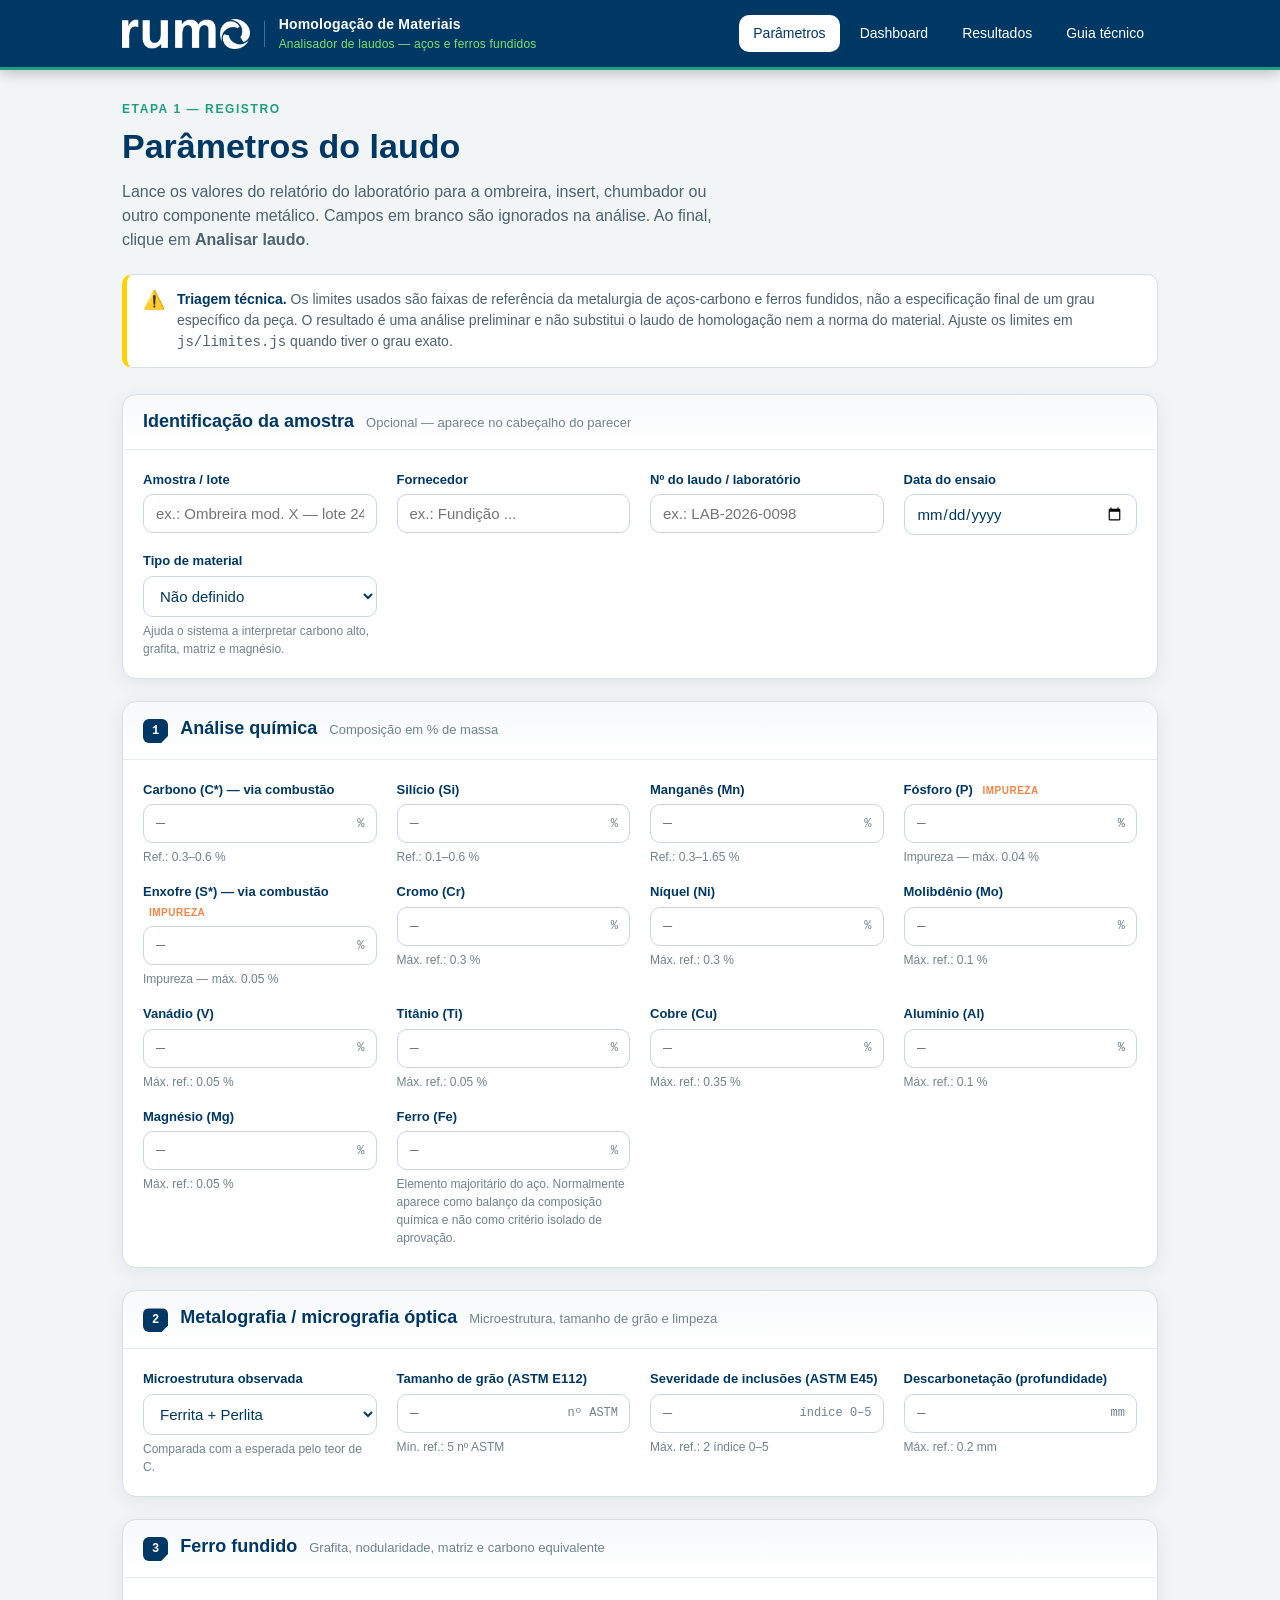
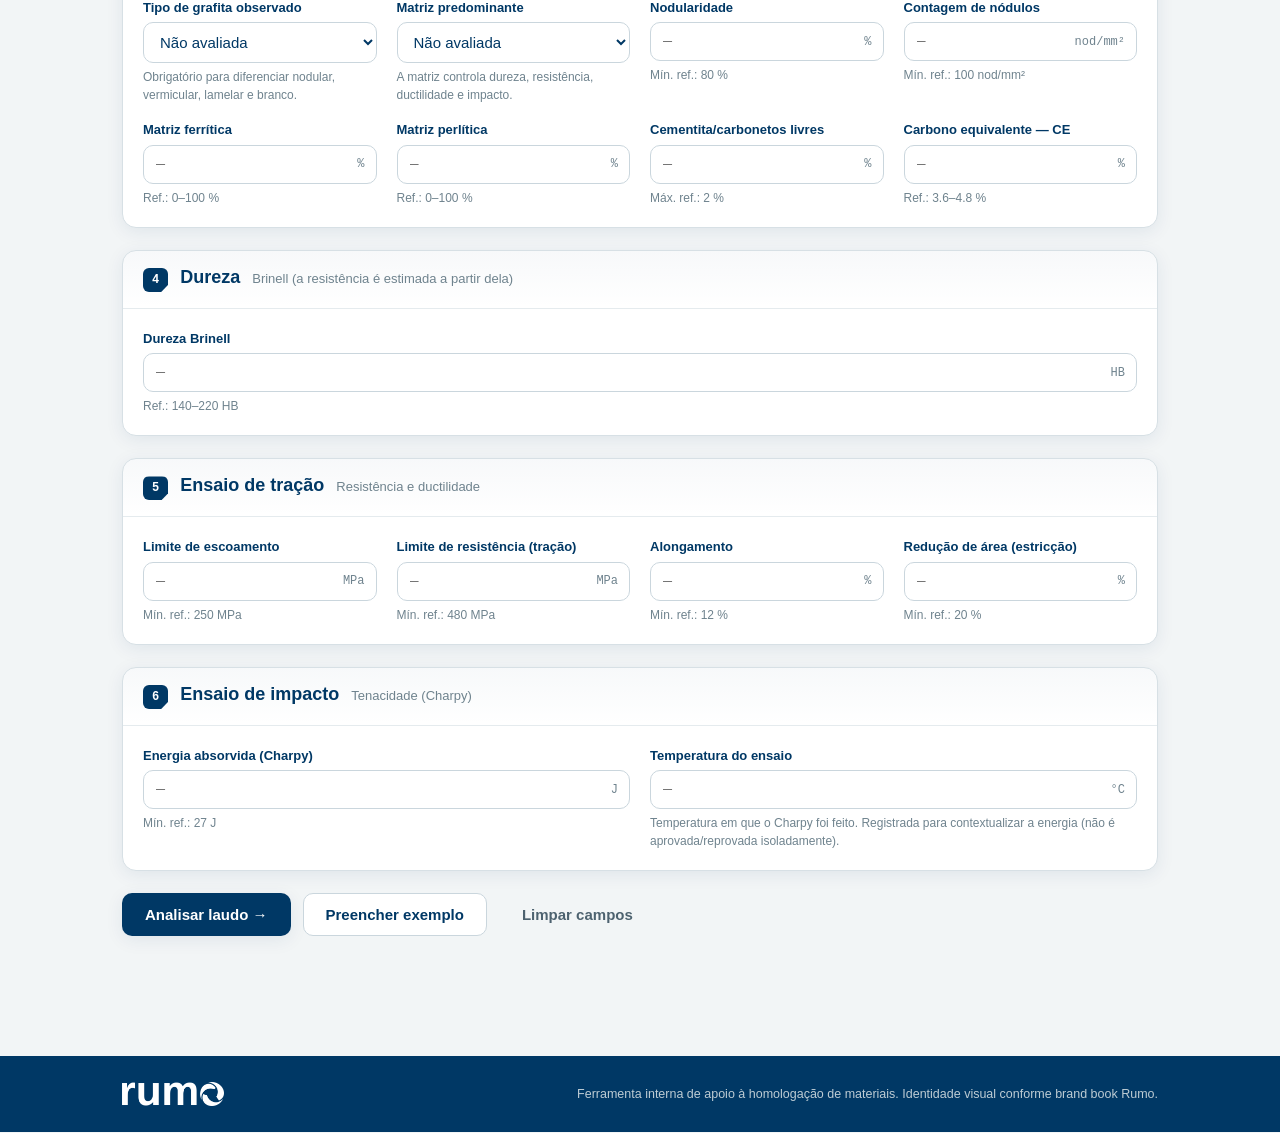
<file: index.html>
<!DOCTYPE html>
<html lang="pt-BR">
<head>
  <meta charset="UTF-8">
  <meta name="viewport" content="width=device-width, initial-scale=1.0">
  <title>Entrada de parâmetros · Homologação de materiais · Rumo</title>
  <link rel="stylesheet" href="css/estilo.css">
</head>
<body>
  <header class="topo">
    <div class="topo__interno">
      <div class="topo__marca">
        <img src="assets/rumo/rumo-logo-branco.png" alt="Rumo">
        <span class="topo__divisor"></span>
        <span class="topo__titulo">Homologação de Materiais<span>Analisador de laudos — aços e ferros fundidos</span></span>
      </div>
      <nav class="nav">
        <a href="index.html" class="ativo">Parâmetros</a>
        <a href="dashboard.html">Dashboard</a>
        <a href="resultados.html">Resultados</a>
        <a href="guia.html">Guia técnico</a>
      </nav>
    </div>
  </header>

  <main class="pagina">
    <div class="cabecalho">
      <p class="eyebrow">Etapa 1 — Registro</p>
      <h1>Parâmetros do laudo</h1>
      <p class="sub">Lance os valores do relatório do laboratório para a ombreira, insert, chumbador ou outro componente metálico. Campos em branco são ignorados na análise. Ao final, clique em <strong>Analisar laudo</strong>.</p>
    </div>

    <div class="aviso">
      <span class="aviso__ico">⚠️</span>
      <div><strong>Triagem técnica.</strong> Os limites usados são faixas de referência da metalurgia de aços-carbono e ferros fundidos, não a especificação final de um grau específico da peça. O resultado é uma análise preliminar e não substitui o laudo de homologação nem a norma do material. Ajuste os limites em <code>js/limites.js</code> quando tiver o grau exato.</div>
    </div>

    <!-- Identificação (campos fixos) -->
    <section class="card">
      <div class="card__cabeca">
        <h2>Identificação da amostra</h2>
        <p class="legenda">Opcional — aparece no cabeçalho do parecer</p>
      </div>
      <div class="card__corpo">
        <div class="grade">
          <div class="campo"><label for="id_amostra">Amostra / lote</label>
            <div class="campo__entrada"><input type="text" id="id_amostra" placeholder="ex.: Ombreira mod. X — lote 2451"></div></div>
          <div class="campo"><label for="id_fornecedor">Fornecedor</label>
            <div class="campo__entrada"><input type="text" id="id_fornecedor" placeholder="ex.: Fundição ..."></div></div>
          <div class="campo"><label for="id_laudo">Nº do laudo / laboratório</label>
            <div class="campo__entrada"><input type="text" id="id_laudo" placeholder="ex.: LAB-2026-0098"></div></div>
          <div class="campo"><label for="id_data">Data do ensaio</label>
            <div class="campo__entrada"><input type="date" id="id_data"></div></div>
          <div class="campo"><label for="id_material">Tipo de material</label>
            <div class="campo__entrada"><select id="id_material">
              <option value="Não definido">Não definido</option>
              <option value="Aço carbono / baixa liga">Aço carbono / baixa liga</option>
              <option value="Ferro fundido nodular">Ferro fundido nodular</option>
              <option value="Ferro fundido vermicular">Ferro fundido vermicular</option>
              <option value="Ferro fundido lamelar">Ferro fundido lamelar</option>
              <option value="Ferro fundido branco / coquilhado">Ferro fundido branco / coquilhado</option>
            </select></div>
            <span class="ajuda">Ajuda o sistema a interpretar carbono alto, grafita, matriz e magnésio.</span></div>
        </div>
      </div>
    </section>

    <!-- As 5 seções de análise são geradas a partir de limites.js -->
    <div id="secoes-analise"></div>

    <div class="acoes">
      <button type="button" class="btn btn--primario" id="btn-analisar">Analisar laudo →</button>
      <button type="button" class="btn btn--secundario" id="btn-exemplo">Preencher exemplo</button>
      <button type="button" class="btn btn--fantasma" id="btn-limpar">Limpar campos</button>
    </div>
  </main>

  <footer class="rodape">
    <div class="rodape__interno">
      <img src="assets/rumo/rumo-logo-branco.png" alt="Rumo">
      <p>Ferramenta interna de apoio à homologação de materiais. Identidade visual conforme brand book Rumo.</p>
    </div>
  </footer>

  <script src="js/limites.js"></script>
  <script src="js/entrada.js"></script>
</body>
</html>
</file>
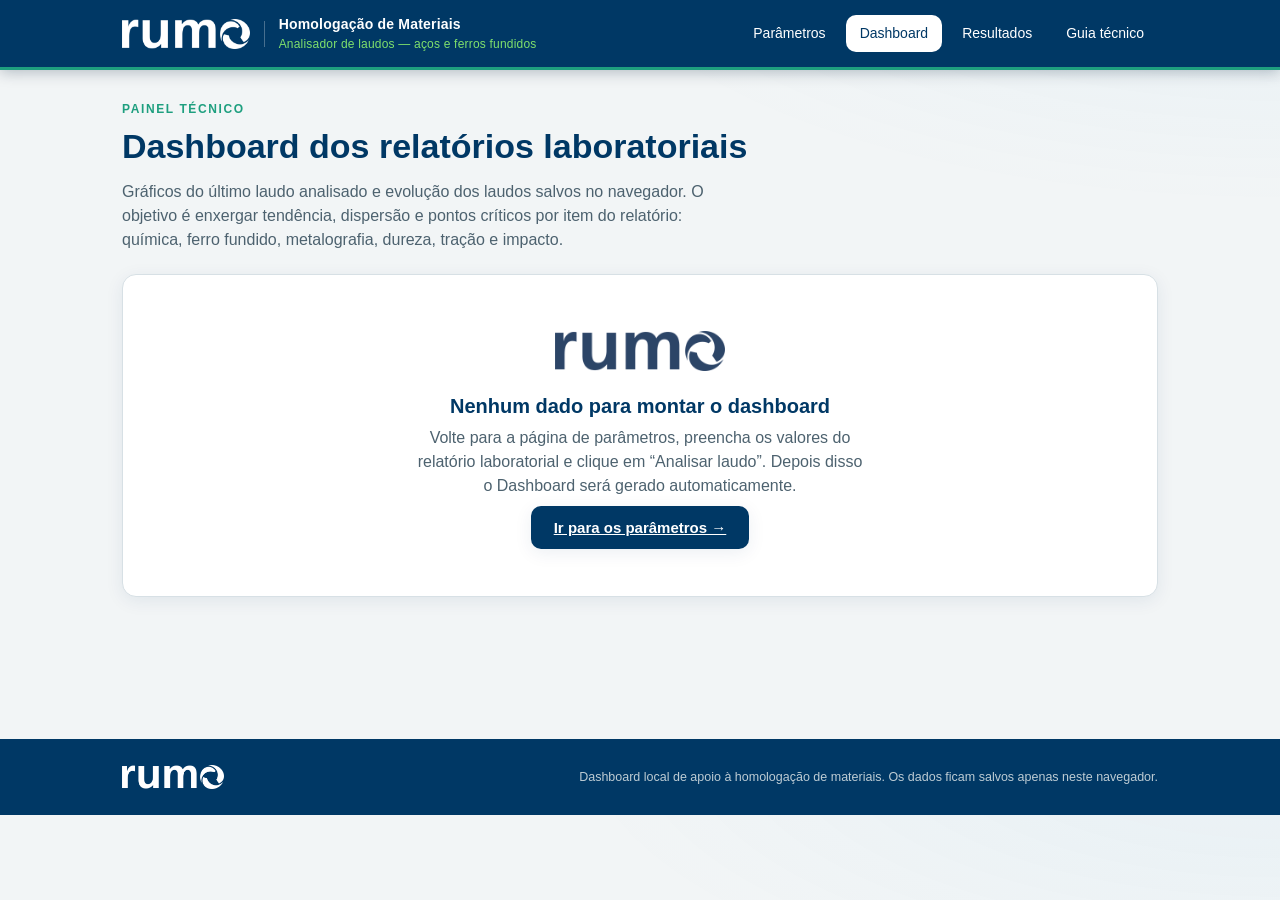
<file: dashboard.html>
<!DOCTYPE html>
<html lang="pt-BR">
<head>
  <meta charset="UTF-8">
  <meta name="viewport" content="width=device-width, initial-scale=1.0">
  <title>Dashboard · Homologação de materiais ferrosos · Rumo</title>
  <link rel="stylesheet" href="css/estilo.css">
</head>
<body>
  <header class="topo">
    <div class="topo__interno">
      <div class="topo__marca">
        <img src="assets/rumo/rumo-logo-branco.png" alt="Rumo">
        <span class="topo__divisor"></span>
        <span class="topo__titulo">Homologação de Materiais<span>Analisador de laudos — aços e ferros fundidos</span></span>
      </div>
      <nav class="nav">
        <a href="index.html">Parâmetros</a>
        <a href="dashboard.html" class="ativo">Dashboard</a>
        <a href="resultados.html">Resultados</a>
        <a href="guia.html">Guia técnico</a>
      </nav>
    </div>
  </header>

  <main class="pagina">
    <div class="cabecalho">
      <p class="eyebrow">Painel técnico</p>
      <h1>Dashboard dos relatórios laboratoriais</h1>
      <p class="sub">Gráficos do último laudo analisado e evolução dos laudos salvos no navegador. O objetivo é enxergar tendência, dispersão e pontos críticos por item do relatório: química, ferro fundido, metalografia, dureza, tração e impacto.</p>
    </div>

    <div id="dashboard-saida"></div>
  </main>

  <footer class="rodape">
    <div class="rodape__interno">
      <img src="assets/rumo/rumo-logo-branco.png" alt="Rumo">
      <p>Dashboard local de apoio à homologação de materiais. Os dados ficam salvos apenas neste navegador.</p>
    </div>
  </footer>

  <script src="js/limites.js"></script>
  <script src="js/analise.js"></script>
  <script src="js/dashboard.js"></script>
</body>
</html>
</file>
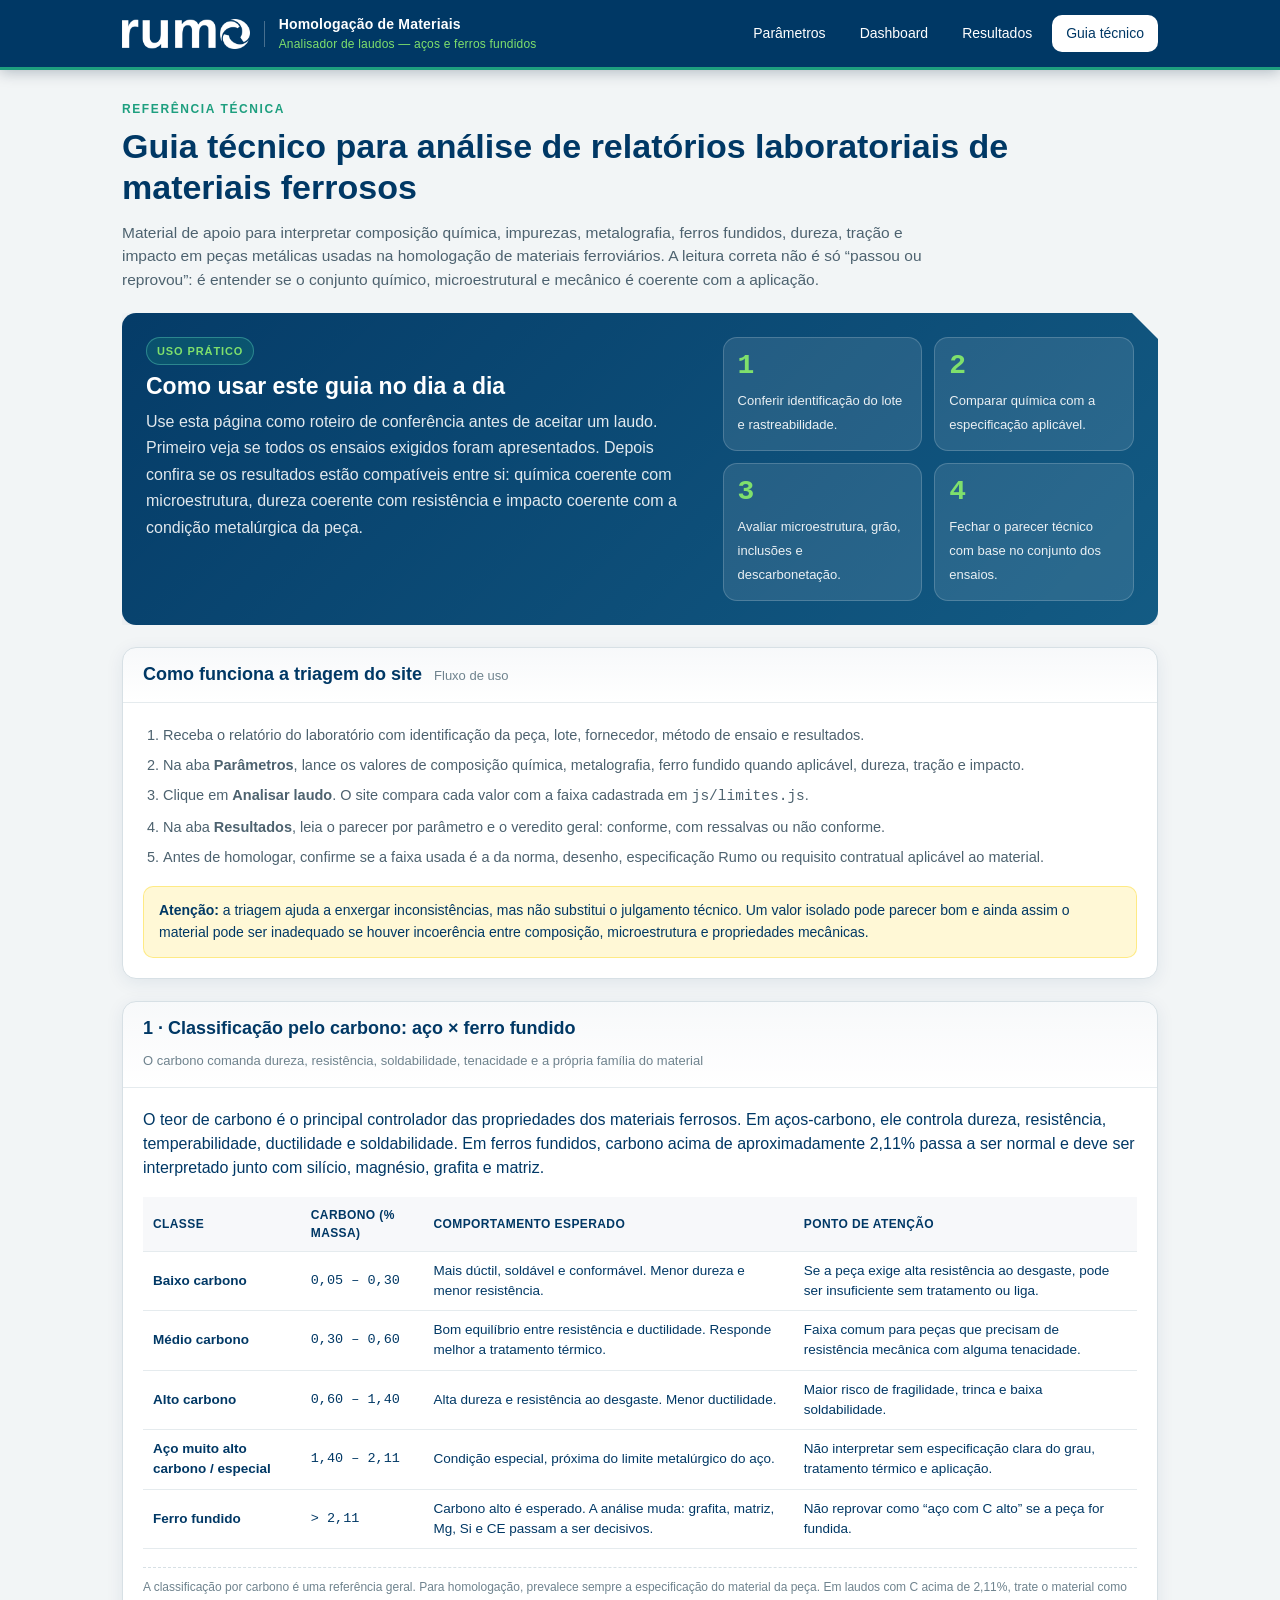
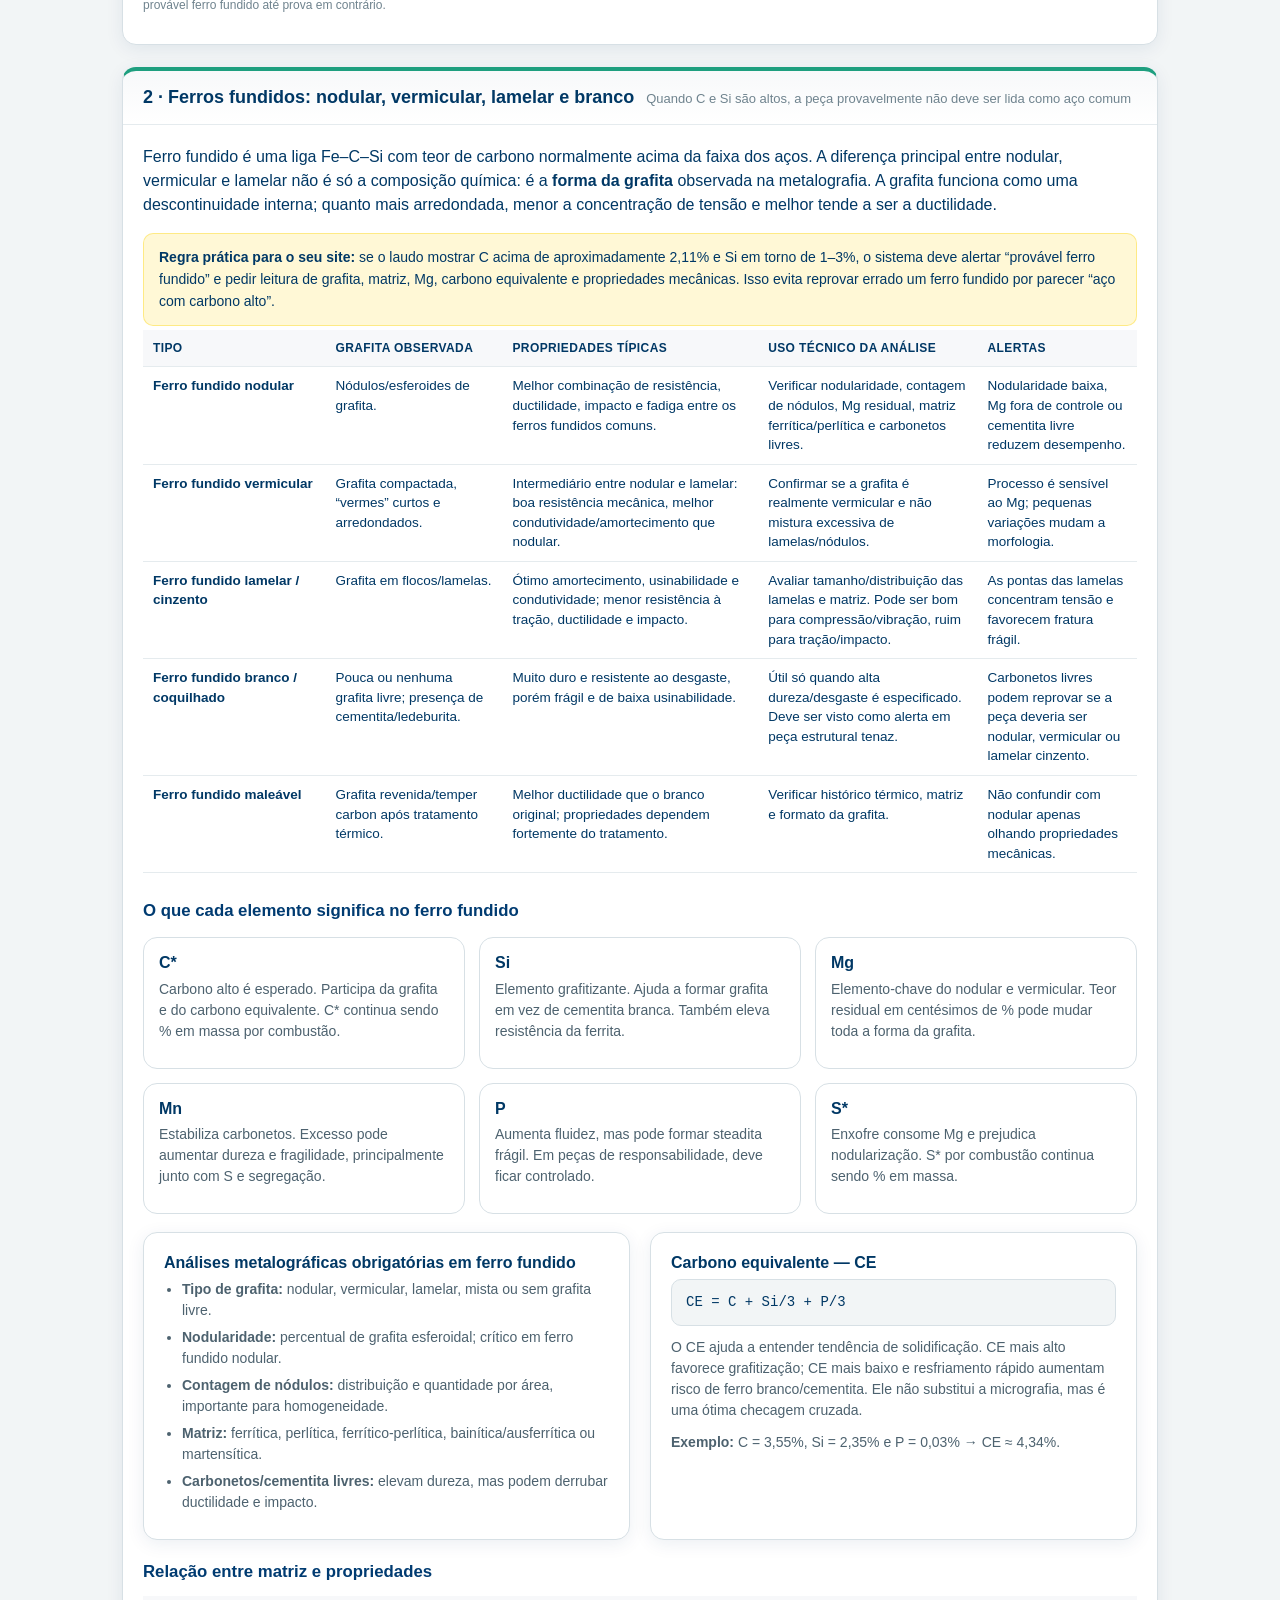
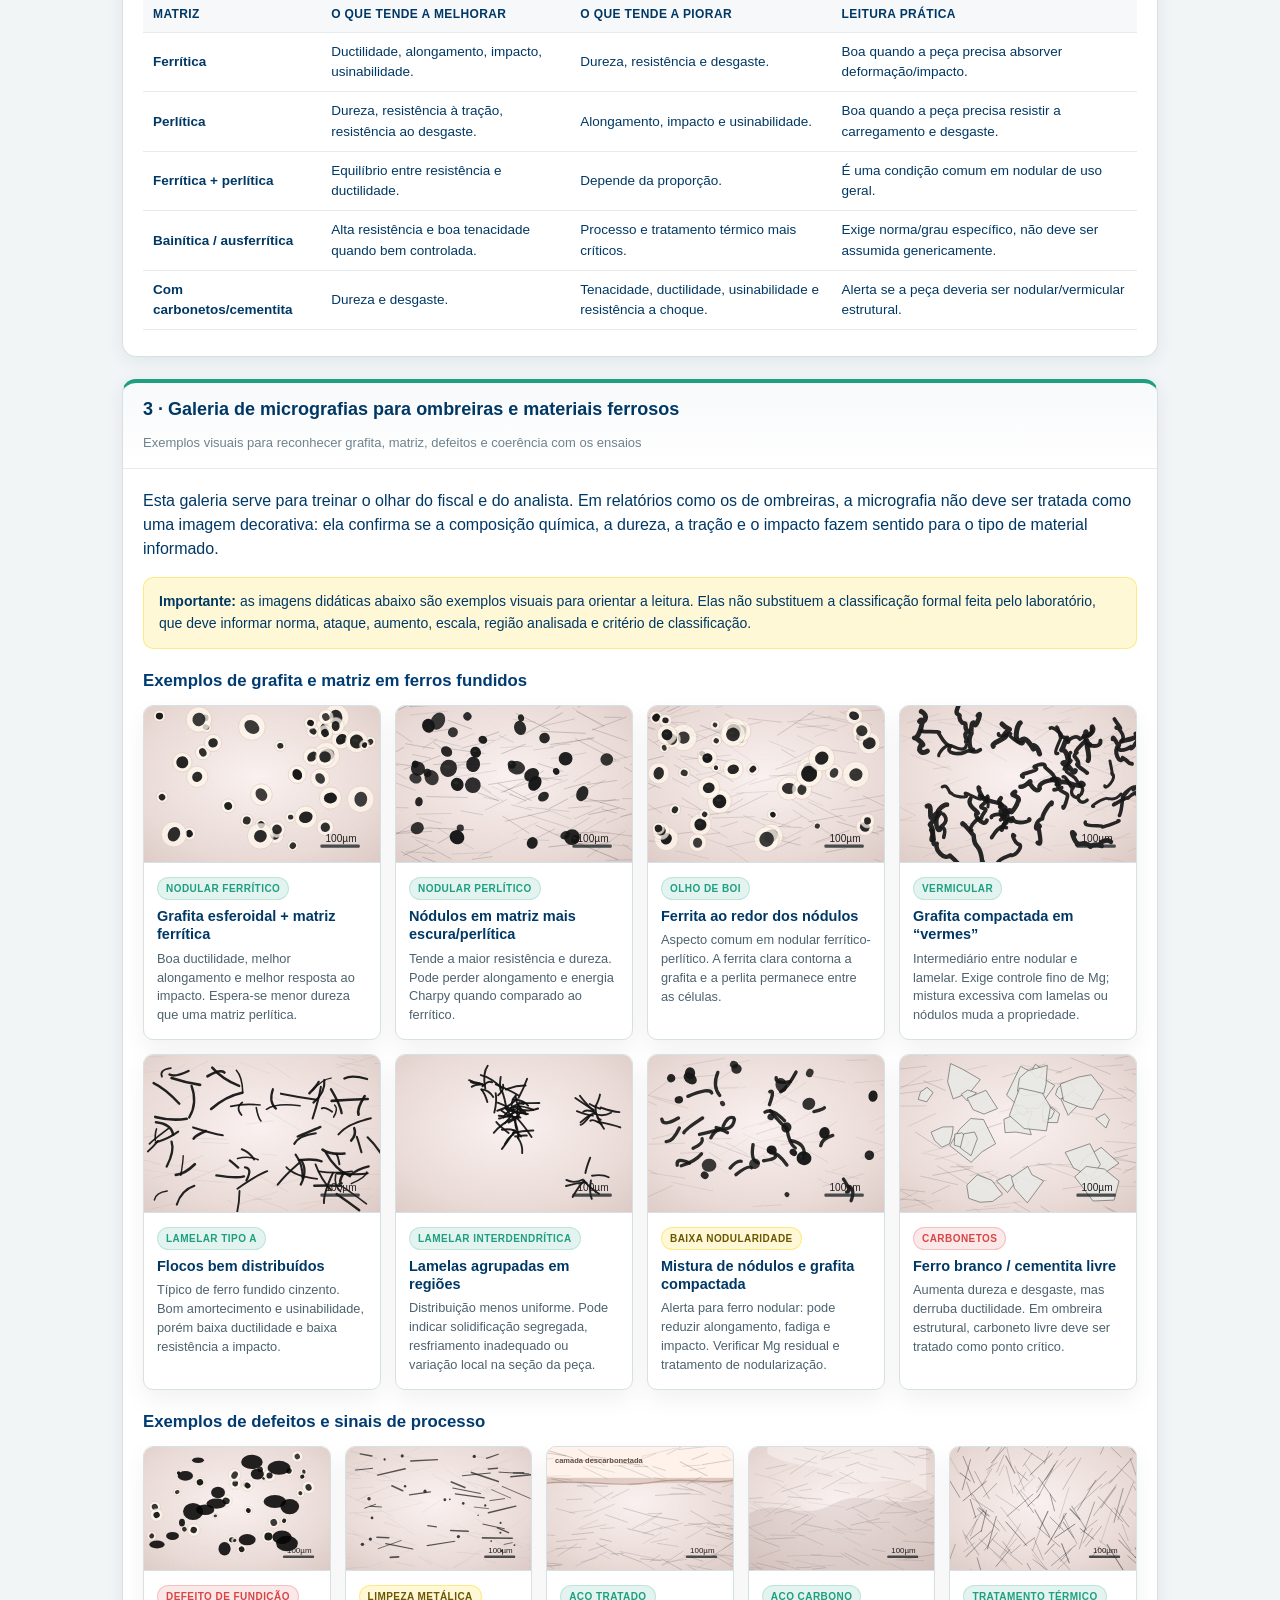
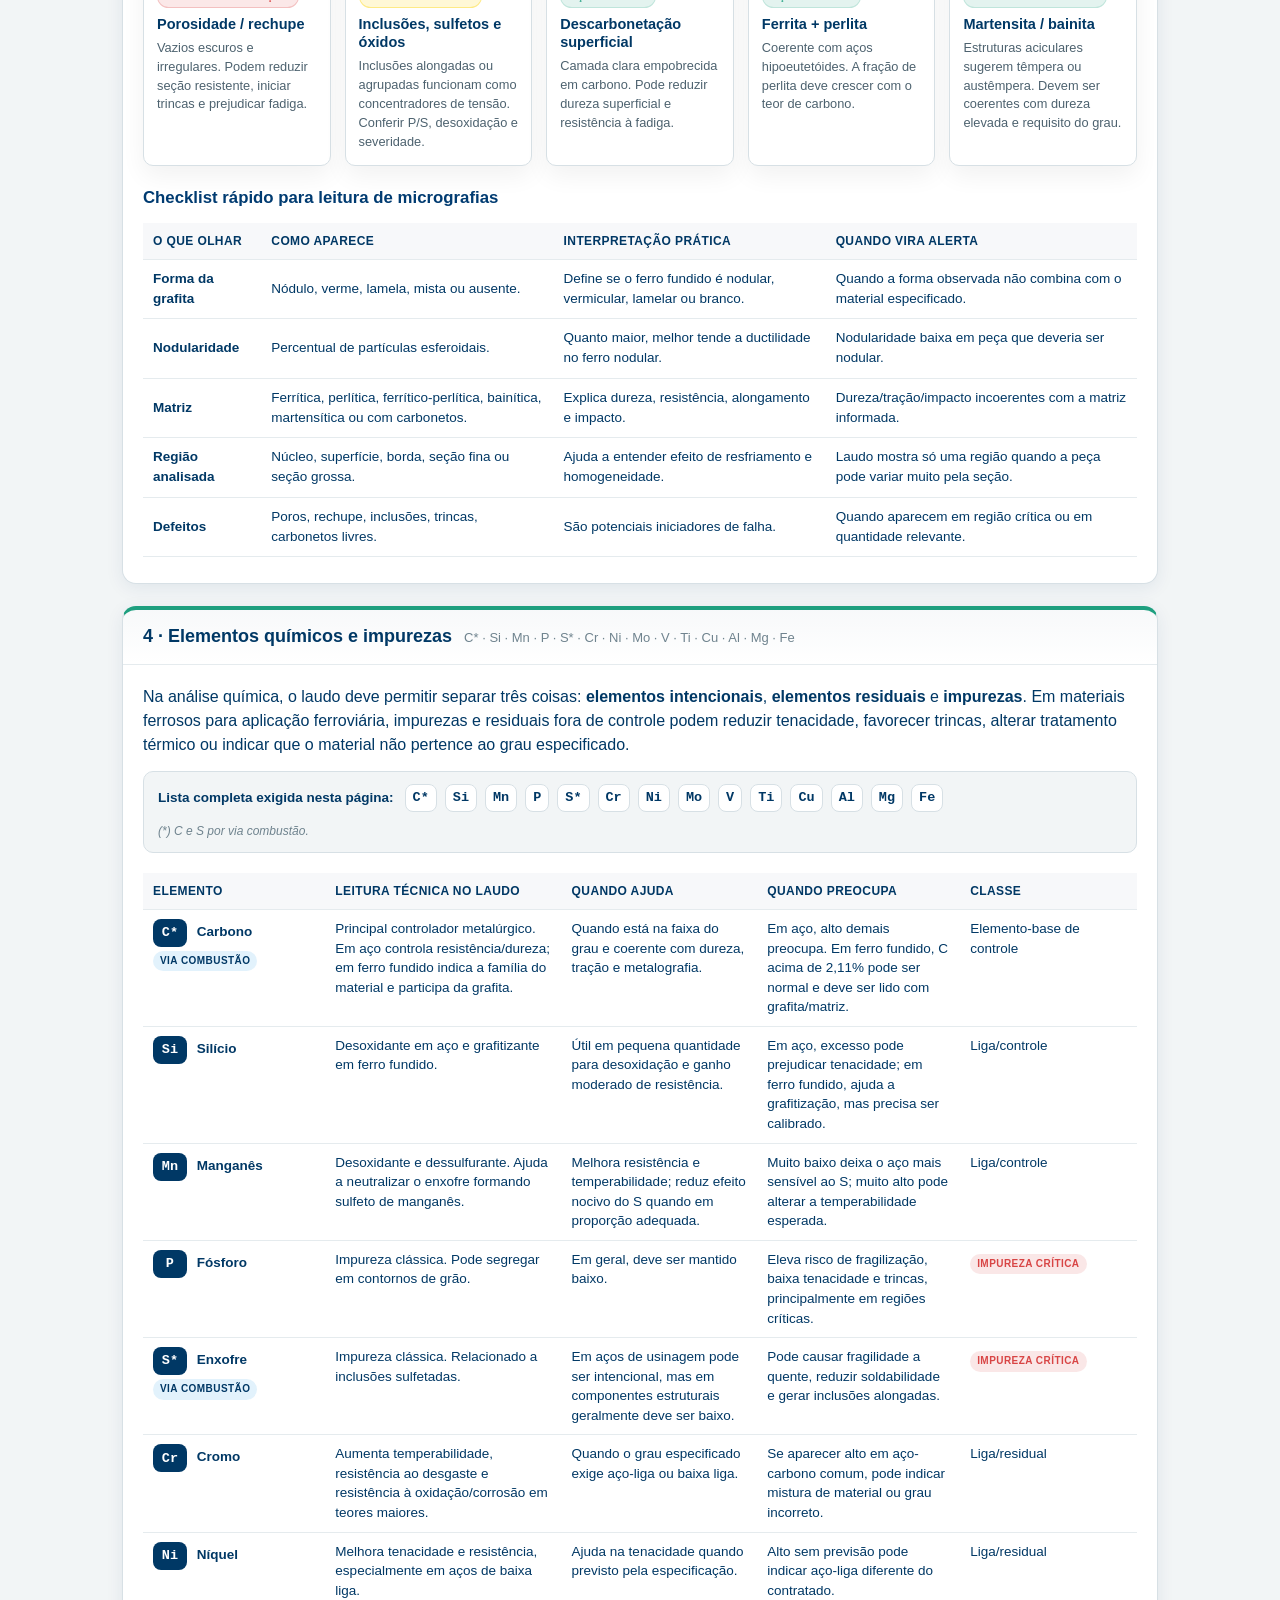
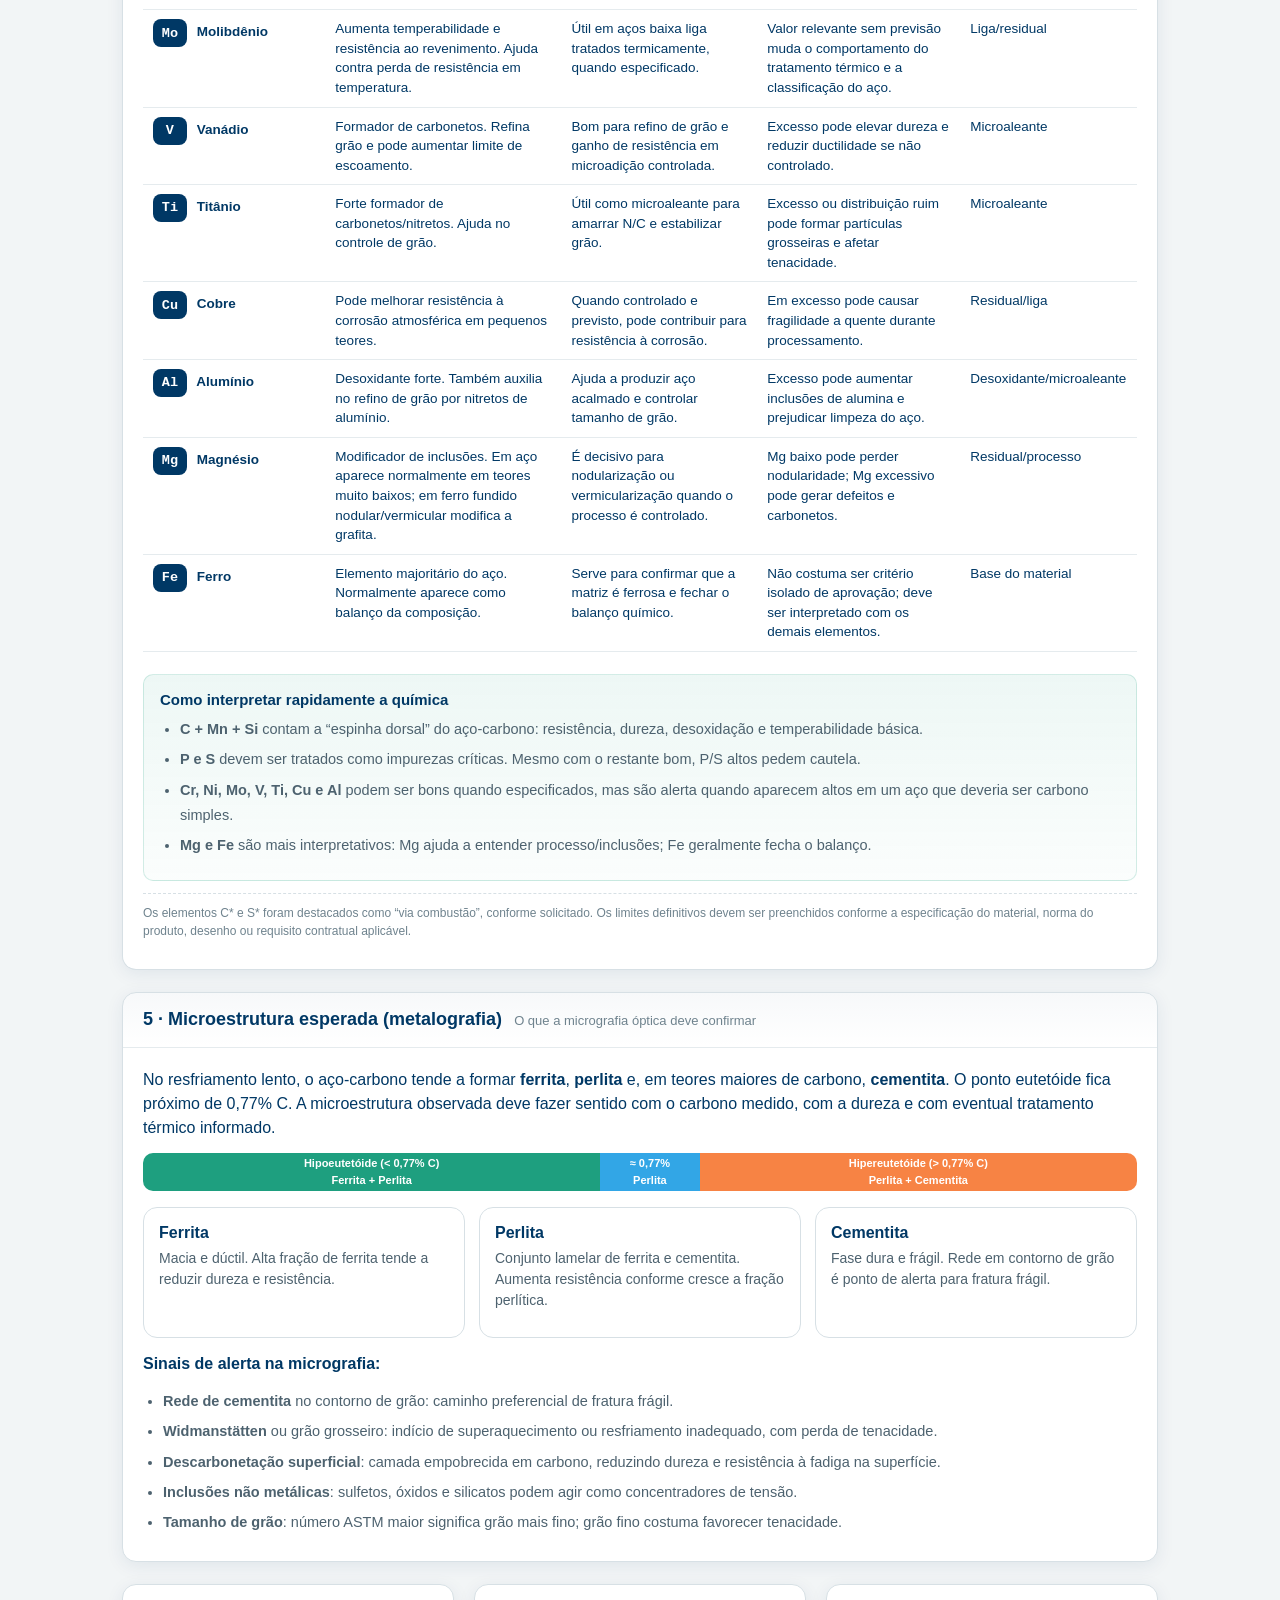
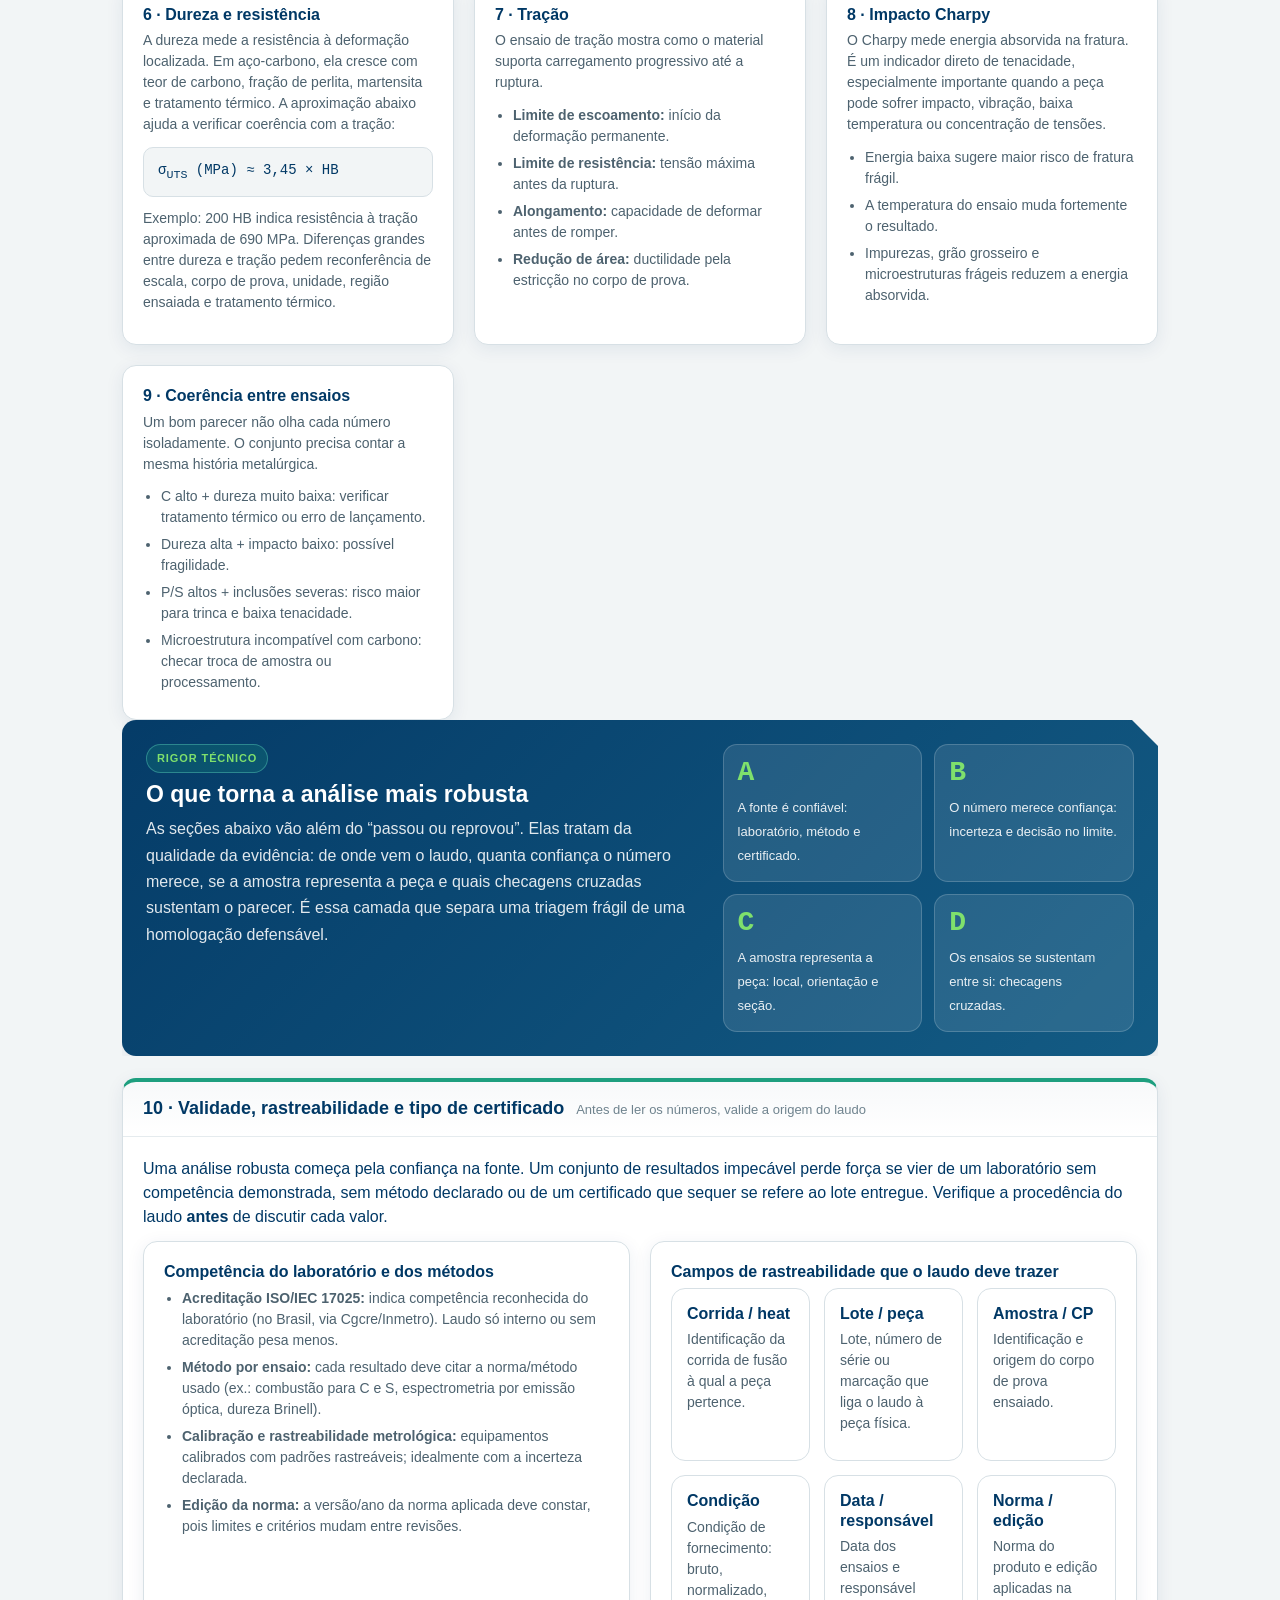
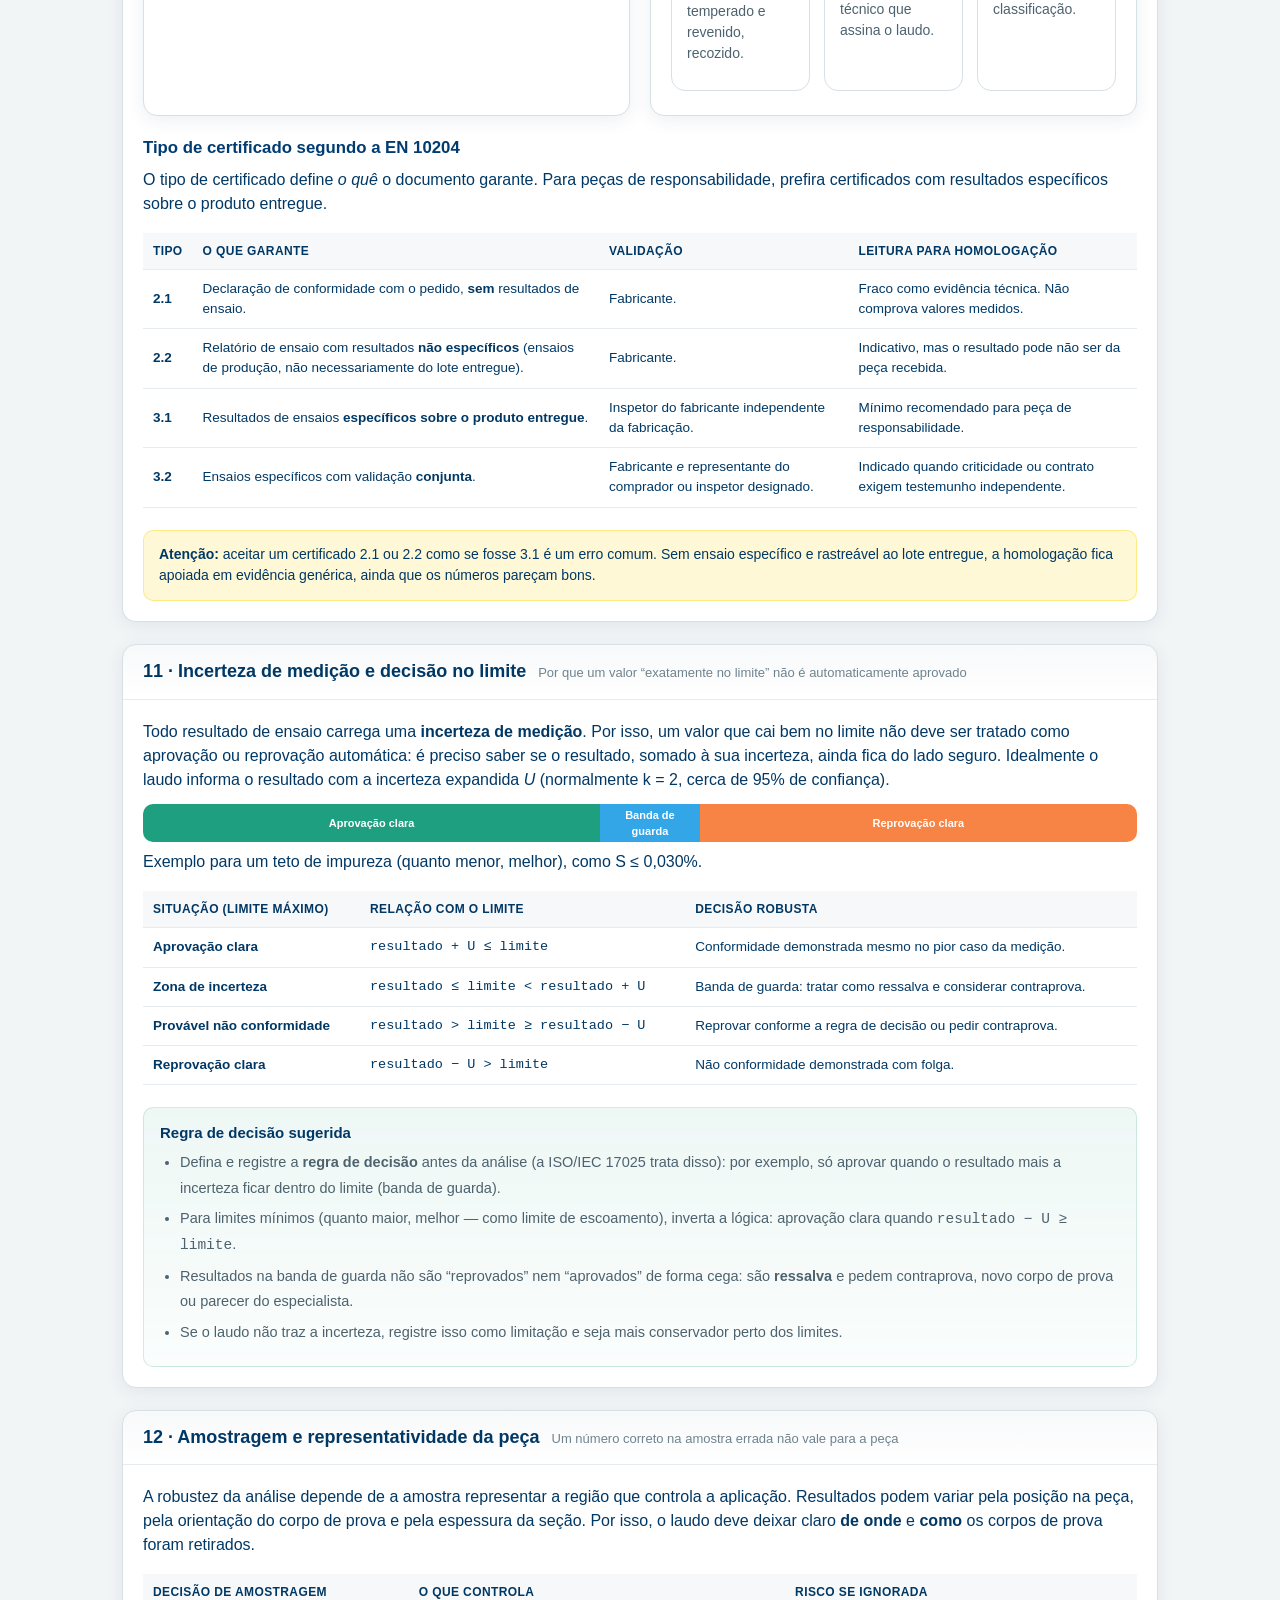
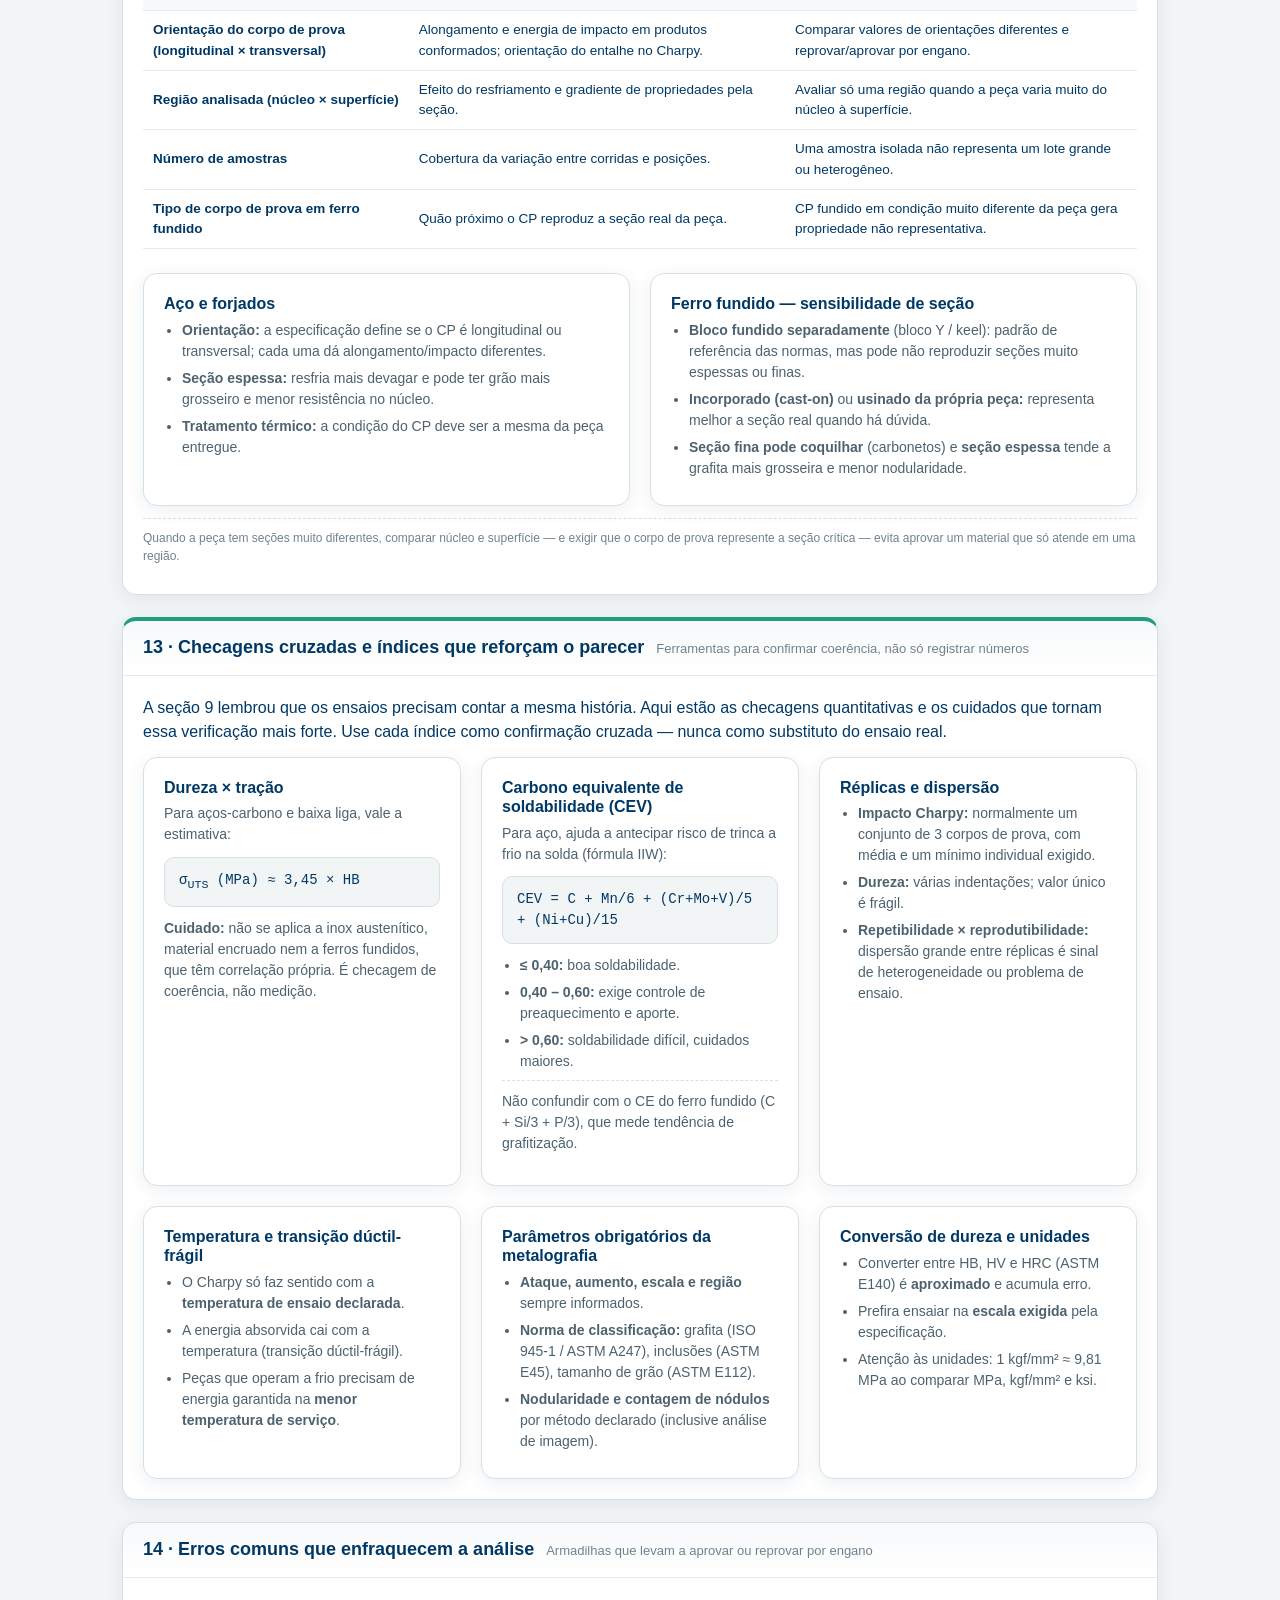
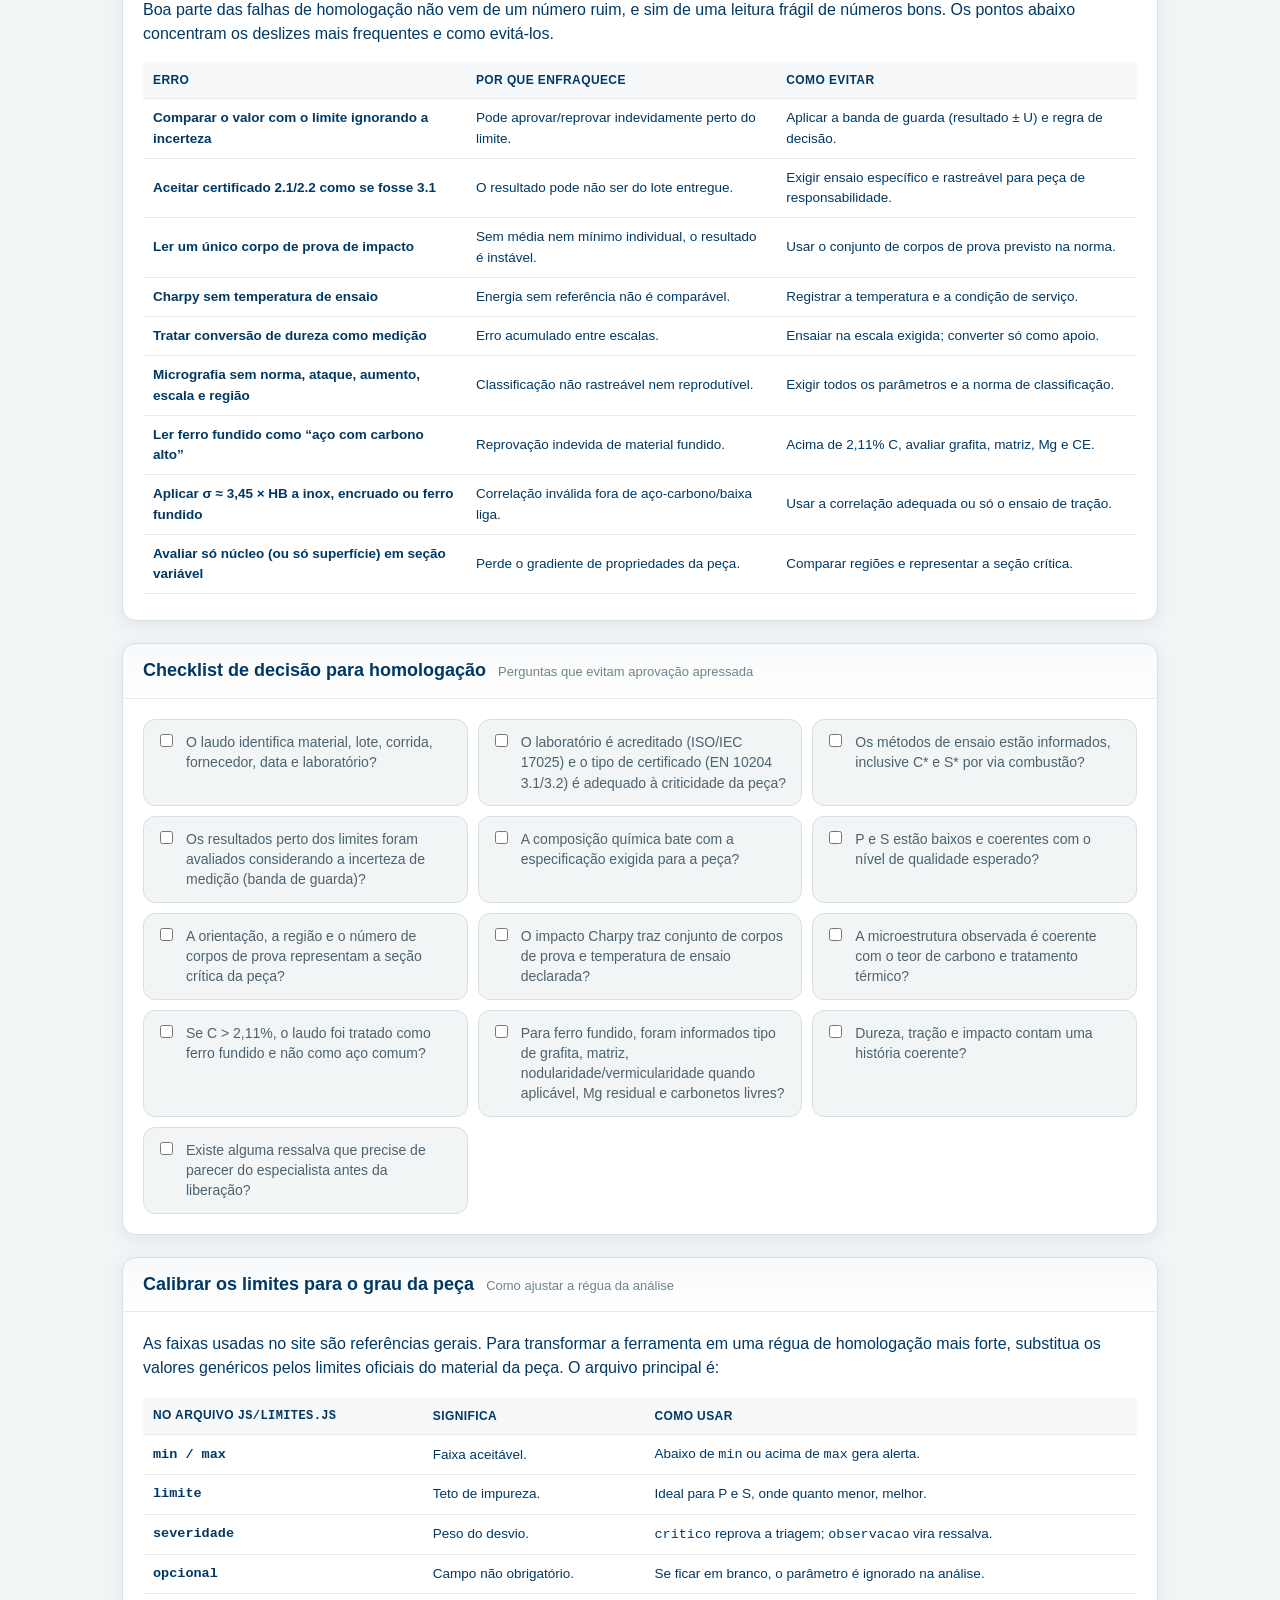
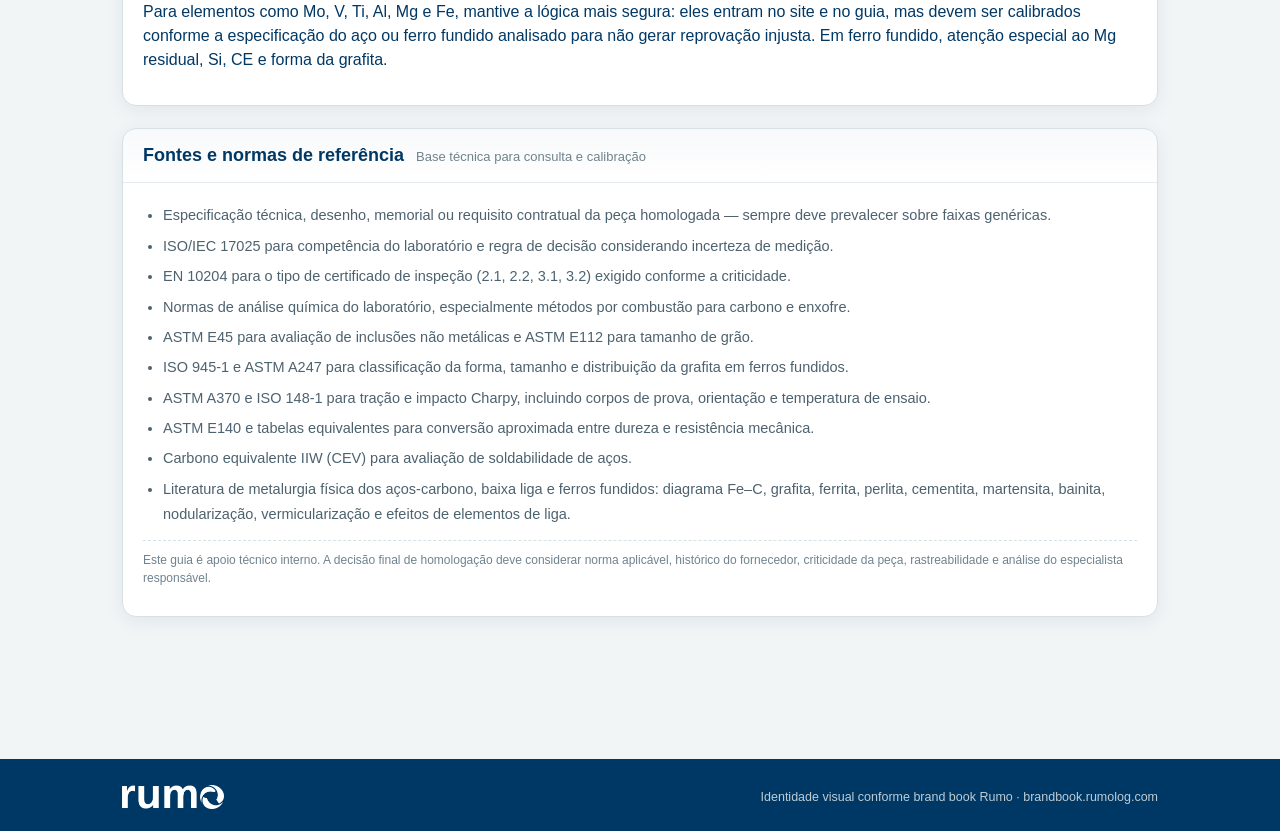
<file: guia.html>
<!DOCTYPE html>
<html lang="pt-BR">
<head>
  <meta charset="UTF-8">
  <meta name="viewport" content="width=device-width, initial-scale=1.0">
  <title>Guia técnico · Homologação de materiais ferrosos · Rumo</title>
  <link rel="stylesheet" href="css/estilo.css">
</head>
<body>
  <header class="topo">
    <div class="topo__interno">
      <div class="topo__marca">
        <img src="assets/rumo/rumo-logo-branco.png" alt="Rumo">
        <span class="topo__divisor"></span>
        <span class="topo__titulo">Homologação de Materiais<span>Analisador de laudos — aços e ferros fundidos</span></span>
      </div>
      <nav class="nav">
        <a href="index.html">Parâmetros</a>
        <a href="dashboard.html">Dashboard</a>
        <a href="resultados.html">Resultados</a>
        <a href="guia.html" class="ativo">Guia técnico</a>
      </nav>
    </div>
  </header>

  <main class="pagina">
    <div class="cabecalho cabecalho--guia">
      <p class="eyebrow">Referência técnica</p>
      <h1>Guia técnico para análise de relatórios laboratoriais de materiais ferrosos</h1>
      <p class="sub">Material de apoio para interpretar composição química, impurezas, metalografia, ferros fundidos, dureza, tração e impacto em peças metálicas usadas na homologação de materiais ferroviários. A leitura correta não é só “passou ou reprovou”: é entender se o conjunto químico, microestrutural e mecânico é coerente com a aplicação.</p>
    </div>

    <section class="painel-guia">
      <div>
        <span class="guia-pill">Uso prático</span>
        <h2>Como usar este guia no dia a dia</h2>
        <p>Use esta página como roteiro de conferência antes de aceitar um laudo. Primeiro veja se todos os ensaios exigidos foram apresentados. Depois confira se os resultados estão compatíveis entre si: química coerente com microestrutura, dureza coerente com resistência e impacto coerente com a condição metalúrgica da peça.</p>
      </div>
      <div class="destaque-grid">
        <div class="guia-kpi"><b>1</b><span>Conferir identificação do lote e rastreabilidade.</span></div>
        <div class="guia-kpi"><b>2</b><span>Comparar química com a especificação aplicável.</span></div>
        <div class="guia-kpi"><b>3</b><span>Avaliar microestrutura, grão, inclusões e descarbonetação.</span></div>
        <div class="guia-kpi"><b>4</b><span>Fechar o parecer técnico com base no conjunto dos ensaios.</span></div>
      </div>
    </section>

    <!-- Procedimento -->
    <section class="card">
      <div class="card__cabeca"><h2>Como funciona a triagem do site</h2><p class="legenda">Fluxo de uso</p></div>
      <div class="card__corpo">
        <ol class="lista-tecnica">
          <li>Receba o relatório do laboratório com identificação da peça, lote, fornecedor, método de ensaio e resultados.</li>
          <li>Na aba <strong>Parâmetros</strong>, lance os valores de composição química, metalografia, ferro fundido quando aplicável, dureza, tração e impacto.</li>
          <li>Clique em <strong>Analisar laudo</strong>. O site compara cada valor com a faixa cadastrada em <code>js/limites.js</code>.</li>
          <li>Na aba <strong>Resultados</strong>, leia o parecer por parâmetro e o veredito geral: conforme, com ressalvas ou não conforme.</li>
          <li>Antes de homologar, confirme se a faixa usada é a da norma, desenho, especificação Rumo ou requisito contratual aplicável ao material.</li>
        </ol>
        <div class="alerta-tecnico"><strong>Atenção:</strong> a triagem ajuda a enxergar inconsistências, mas não substitui o julgamento técnico. Um valor isolado pode parecer bom e ainda assim o material pode ser inadequado se houver incoerência entre composição, microestrutura e propriedades mecânicas.</div>
      </div>
    </section>

    <!-- Carbono -->
    <section class="card">
      <div class="card__cabeca"><h2>1 · Classificação pelo carbono: aço × ferro fundido</h2><p class="legenda">O carbono comanda dureza, resistência, soldabilidade, tenacidade e a própria família do material</p></div>
      <div class="card__corpo">
        <p>O teor de carbono é o principal controlador das propriedades dos materiais ferrosos. Em aços-carbono, ele controla dureza, resistência, temperabilidade, ductilidade e soldabilidade. Em ferros fundidos, carbono acima de aproximadamente 2,11% passa a ser normal e deve ser interpretado junto com silício, magnésio, grafita e matriz.</p>
        <div class="tabela-wrap">
          <table class="tabela">
            <thead><tr><th>Classe</th><th>Carbono (% massa)</th><th>Comportamento esperado</th><th>Ponto de atenção</th></tr></thead>
            <tbody>
              <tr><td>Baixo carbono</td><td class="num">0,05 – 0,30</td><td>Mais dúctil, soldável e conformável. Menor dureza e menor resistência.</td><td>Se a peça exige alta resistência ao desgaste, pode ser insuficiente sem tratamento ou liga.</td></tr>
              <tr><td>Médio carbono</td><td class="num">0,30 – 0,60</td><td>Bom equilíbrio entre resistência e ductilidade. Responde melhor a tratamento térmico.</td><td>Faixa comum para peças que precisam de resistência mecânica com alguma tenacidade.</td></tr>
              <tr><td>Alto carbono</td><td class="num">0,60 – 1,40</td><td>Alta dureza e resistência ao desgaste. Menor ductilidade.</td><td>Maior risco de fragilidade, trinca e baixa soldabilidade.</td></tr>
              <tr><td>Aço muito alto carbono / especial</td><td class="num">1,40 – 2,11</td><td>Condição especial, próxima do limite metalúrgico do aço.</td><td>Não interpretar sem especificação clara do grau, tratamento térmico e aplicação.</td></tr>
              <tr><td>Ferro fundido</td><td class="num">&gt; 2,11</td><td>Carbono alto é esperado. A análise muda: grafita, matriz, Mg, Si e CE passam a ser decisivos.</td><td>Não reprovar como “aço com C alto” se a peça for fundida.</td></tr>
            </tbody>
          </table>
        </div>
        <p class="nota-fonte">A classificação por carbono é uma referência geral. Para homologação, prevalece sempre a especificação do material da peça. Em laudos com C acima de 2,11%, trate o material como provável ferro fundido até prova em contrário.</p>
      </div>
    </section>


    <!-- Ferro fundido -->
    <section class="card card--guia-destaque">
      <div class="card__cabeca"><h2>2 · Ferros fundidos: nodular, vermicular, lamelar e branco</h2><p class="legenda">Quando C e Si são altos, a peça provavelmente não deve ser lida como aço comum</p></div>
      <div class="card__corpo">
        <p>Ferro fundido é uma liga Fe–C–Si com teor de carbono normalmente acima da faixa dos aços. A diferença principal entre nodular, vermicular e lamelar não é só a composição química: é a <strong>forma da grafita</strong> observada na metalografia. A grafita funciona como uma descontinuidade interna; quanto mais arredondada, menor a concentração de tensão e melhor tende a ser a ductilidade.</p>

        <div class="alerta-tecnico"><strong>Regra prática para o seu site:</strong> se o laudo mostrar C acima de aproximadamente 2,11% e Si em torno de 1–3%, o sistema deve alertar “provável ferro fundido” e pedir leitura de grafita, matriz, Mg, carbono equivalente e propriedades mecânicas. Isso evita reprovar errado um ferro fundido por parecer “aço com carbono alto”.</div>

        <div class="tabela-wrap">
          <table class="tabela tabela-elementos">
            <thead><tr><th>Tipo</th><th>Grafita observada</th><th>Propriedades típicas</th><th>Uso técnico da análise</th><th>Alertas</th></tr></thead>
            <tbody>
              <tr><td><strong>Ferro fundido nodular</strong></td><td>Nódulos/esferoides de grafita.</td><td>Melhor combinação de resistência, ductilidade, impacto e fadiga entre os ferros fundidos comuns.</td><td>Verificar nodularidade, contagem de nódulos, Mg residual, matriz ferrítica/perlítica e carbonetos livres.</td><td>Nodularidade baixa, Mg fora de controle ou cementita livre reduzem desempenho.</td></tr>
              <tr><td><strong>Ferro fundido vermicular</strong></td><td>Grafita compactada, “vermes” curtos e arredondados.</td><td>Intermediário entre nodular e lamelar: boa resistência mecânica, melhor condutividade/amortecimento que nodular.</td><td>Confirmar se a grafita é realmente vermicular e não mistura excessiva de lamelas/nódulos.</td><td>Processo é sensível ao Mg; pequenas variações mudam a morfologia.</td></tr>
              <tr><td><strong>Ferro fundido lamelar / cinzento</strong></td><td>Grafita em flocos/lamelas.</td><td>Ótimo amortecimento, usinabilidade e condutividade; menor resistência à tração, ductilidade e impacto.</td><td>Avaliar tamanho/distribuição das lamelas e matriz. Pode ser bom para compressão/vibração, ruim para tração/impacto.</td><td>As pontas das lamelas concentram tensão e favorecem fratura frágil.</td></tr>
              <tr><td><strong>Ferro fundido branco / coquilhado</strong></td><td>Pouca ou nenhuma grafita livre; presença de cementita/ledeburita.</td><td>Muito duro e resistente ao desgaste, porém frágil e de baixa usinabilidade.</td><td>Útil só quando alta dureza/desgaste é especificado. Deve ser visto como alerta em peça estrutural tenaz.</td><td>Carbonetos livres podem reprovar se a peça deveria ser nodular, vermicular ou lamelar cinzento.</td></tr>
              <tr><td><strong>Ferro fundido maleável</strong></td><td>Grafita revenida/temper carbon após tratamento térmico.</td><td>Melhor ductilidade que o branco original; propriedades dependem fortemente do tratamento.</td><td>Verificar histórico térmico, matriz e formato da grafita.</td><td>Não confundir com nodular apenas olhando propriedades mecânicas.</td></tr>
            </tbody>
          </table>
        </div>

        <h3 class="subtitulo-guia">O que cada elemento significa no ferro fundido</h3>
        <div class="mini-grid mini-grid--tres">
          <div class="guia-card guia-card--compacto"><h3>C*</h3><p>Carbono alto é esperado. Participa da grafita e do carbono equivalente. C* continua sendo % em massa por combustão.</p></div>
          <div class="guia-card guia-card--compacto"><h3>Si</h3><p>Elemento grafitizante. Ajuda a formar grafita em vez de cementita branca. Também eleva resistência da ferrita.</p></div>
          <div class="guia-card guia-card--compacto"><h3>Mg</h3><p>Elemento-chave do nodular e vermicular. Teor residual em centésimos de % pode mudar toda a forma da grafita.</p></div>
          <div class="guia-card guia-card--compacto"><h3>Mn</h3><p>Estabiliza carbonetos. Excesso pode aumentar dureza e fragilidade, principalmente junto com S e segregação.</p></div>
          <div class="guia-card guia-card--compacto"><h3>P</h3><p>Aumenta fluidez, mas pode formar steadita frágil. Em peças de responsabilidade, deve ficar controlado.</p></div>
          <div class="guia-card guia-card--compacto"><h3>S*</h3><p>Enxofre consome Mg e prejudica nodularização. S* por combustão continua sendo % em massa.</p></div>
        </div>

        <div class="guia-grade guia-grade--dupla" style="margin-top:18px">
          <div class="guia-card">
            <h3>Análises metalográficas obrigatórias em ferro fundido</h3>
            <ul>
              <li><strong>Tipo de grafita:</strong> nodular, vermicular, lamelar, mista ou sem grafita livre.</li>
              <li><strong>Nodularidade:</strong> percentual de grafita esferoidal; crítico em ferro fundido nodular.</li>
              <li><strong>Contagem de nódulos:</strong> distribuição e quantidade por área, importante para homogeneidade.</li>
              <li><strong>Matriz:</strong> ferrítica, perlítica, ferrítico-perlítica, bainítica/ausferrítica ou martensítica.</li>
              <li><strong>Carbonetos/cementita livres:</strong> elevam dureza, mas podem derrubar ductilidade e impacto.</li>
            </ul>
          </div>
          <div class="guia-card">
            <h3>Carbono equivalente — CE</h3>
            <p class="formula">CE = C + Si/3 + P/3</p>
            <p>O CE ajuda a entender tendência de solidificação. CE mais alto favorece grafitização; CE mais baixo e resfriamento rápido aumentam risco de ferro branco/cementita. Ele não substitui a micrografia, mas é uma ótima checagem cruzada.</p>
            <p><strong>Exemplo:</strong> C = 3,55%, Si = 2,35% e P = 0,03% → CE ≈ 4,34%.</p>
          </div>
        </div>

        <h3 class="subtitulo-guia">Relação entre matriz e propriedades</h3>
        <div class="tabela-wrap">
          <table class="tabela">
            <thead><tr><th>Matriz</th><th>O que tende a melhorar</th><th>O que tende a piorar</th><th>Leitura prática</th></tr></thead>
            <tbody>
              <tr><td>Ferrítica</td><td>Ductilidade, alongamento, impacto, usinabilidade.</td><td>Dureza, resistência e desgaste.</td><td>Boa quando a peça precisa absorver deformação/impacto.</td></tr>
              <tr><td>Perlítica</td><td>Dureza, resistência à tração, resistência ao desgaste.</td><td>Alongamento, impacto e usinabilidade.</td><td>Boa quando a peça precisa resistir a carregamento e desgaste.</td></tr>
              <tr><td>Ferrítica + perlítica</td><td>Equilíbrio entre resistência e ductilidade.</td><td>Depende da proporção.</td><td>É uma condição comum em nodular de uso geral.</td></tr>
              <tr><td>Bainítica / ausferrítica</td><td>Alta resistência e boa tenacidade quando bem controlada.</td><td>Processo e tratamento térmico mais críticos.</td><td>Exige norma/grau específico, não deve ser assumida genericamente.</td></tr>
              <tr><td>Com carbonetos/cementita</td><td>Dureza e desgaste.</td><td>Tenacidade, ductilidade, usinabilidade e resistência a choque.</td><td>Alerta se a peça deveria ser nodular/vermicular estrutural.</td></tr>
            </tbody>
          </table>
        </div>

      </div>
    </section>


    <!-- Galeria de micrografias -->
    <section class="card card--guia-destaque">
      <div class="card__cabeca"><h2>3 · Galeria de micrografias para ombreiras e materiais ferrosos</h2><p class="legenda">Exemplos visuais para reconhecer grafita, matriz, defeitos e coerência com os ensaios</p></div>
      <div class="card__corpo">
        <p>Esta galeria serve para treinar o olhar do fiscal e do analista. Em relatórios como os de ombreiras, a micrografia não deve ser tratada como uma imagem decorativa: ela confirma se a composição química, a dureza, a tração e o impacto fazem sentido para o tipo de material informado.</p>

        <div class="alerta-tecnico"><strong>Importante:</strong> as imagens didáticas abaixo são exemplos visuais para orientar a leitura. Elas não substituem a classificação formal feita pelo laboratório, que deve informar norma, ataque, aumento, escala, região analisada e critério de classificação.</div>

        <h3 class="subtitulo-guia">Exemplos de grafita e matriz em ferros fundidos</h3>
        <div class="micro-grid">
          <article class="micro-card">
            <img src="assets/micrografias/exemplo_nodular_ferritico.svg" alt="Exemplo ilustrativo de ferro fundido nodular ferrítico">
            <div class="micro-card__corpo"><span class="micro-tag">Nodular ferrítico</span><h3>Grafita esferoidal + matriz ferrítica</h3><p>Boa ductilidade, melhor alongamento e melhor resposta ao impacto. Espera-se menor dureza que uma matriz perlítica.</p></div>
          </article>
          <article class="micro-card">
            <img src="assets/micrografias/exemplo_nodular_perlitico.svg" alt="Exemplo ilustrativo de ferro fundido nodular perlítico">
            <div class="micro-card__corpo"><span class="micro-tag">Nodular perlítico</span><h3>Nódulos em matriz mais escura/perlítica</h3><p>Tende a maior resistência e dureza. Pode perder alongamento e energia Charpy quando comparado ao ferrítico.</p></div>
          </article>
          <article class="micro-card">
            <img src="assets/micrografias/exemplo_olho_de_boi.svg" alt="Exemplo ilustrativo de microestrutura olho de boi em ferro fundido nodular">
            <div class="micro-card__corpo"><span class="micro-tag">Olho de boi</span><h3>Ferrita ao redor dos nódulos</h3><p>Aspecto comum em nodular ferrítico-perlítico. A ferrita clara contorna a grafita e a perlita permanece entre as células.</p></div>
          </article>
          <article class="micro-card">
            <img src="assets/micrografias/exemplo_vermicular.svg" alt="Exemplo ilustrativo de ferro fundido vermicular">
            <div class="micro-card__corpo"><span class="micro-tag">Vermicular</span><h3>Grafita compactada em “vermes”</h3><p>Intermediário entre nodular e lamelar. Exige controle fino de Mg; mistura excessiva com lamelas ou nódulos muda a propriedade.</p></div>
          </article>
          <article class="micro-card">
            <img src="assets/micrografias/exemplo_lamelar_tipo_a.svg" alt="Exemplo ilustrativo de ferro fundido lamelar tipo A">
            <div class="micro-card__corpo"><span class="micro-tag">Lamelar tipo A</span><h3>Flocos bem distribuídos</h3><p>Típico de ferro fundido cinzento. Bom amortecimento e usinabilidade, porém baixa ductilidade e baixa resistência a impacto.</p></div>
          </article>
          <article class="micro-card">
            <img src="assets/micrografias/exemplo_lamelar_interdendritica.svg" alt="Exemplo ilustrativo de grafita lamelar interdendrítica">
            <div class="micro-card__corpo"><span class="micro-tag">Lamelar interdendrítica</span><h3>Lamelas agrupadas em regiões</h3><p>Distribuição menos uniforme. Pode indicar solidificação segregada, resfriamento inadequado ou variação local na seção da peça.</p></div>
          </article>
          <article class="micro-card">
            <img src="assets/micrografias/exemplo_misto_baixa_nodularidade.svg" alt="Exemplo ilustrativo de grafita mista com baixa nodularidade">
            <div class="micro-card__corpo"><span class="micro-tag micro-tag--alerta">Baixa nodularidade</span><h3>Mistura de nódulos e grafita compactada</h3><p>Alerta para ferro nodular: pode reduzir alongamento, fadiga e impacto. Verificar Mg residual e tratamento de nodularização.</p></div>
          </article>
          <article class="micro-card">
            <img src="assets/micrografias/exemplo_ferro_branco_carbonetos.svg" alt="Exemplo ilustrativo de ferro fundido branco com carbonetos">
            <div class="micro-card__corpo"><span class="micro-tag micro-tag--critico">Carbonetos</span><h3>Ferro branco / cementita livre</h3><p>Aumenta dureza e desgaste, mas derruba ductilidade. Em ombreira estrutural, carboneto livre deve ser tratado como ponto crítico.</p></div>
          </article>
        </div>

        <h3 class="subtitulo-guia">Exemplos de defeitos e sinais de processo</h3>
        <div class="micro-grid micro-grid--compacta">
          <article class="micro-card">
            <img src="assets/micrografias/exemplo_porosidade_rechupe.svg" alt="Exemplo ilustrativo de porosidade e rechupe em peça fundida">
            <div class="micro-card__corpo"><span class="micro-tag micro-tag--critico">Defeito de fundição</span><h3>Porosidade / rechupe</h3><p>Vazios escuros e irregulares. Podem reduzir seção resistente, iniciar trincas e prejudicar fadiga.</p></div>
          </article>
          <article class="micro-card">
            <img src="assets/micrografias/exemplo_inclusoes_sulfetos_oxidos.svg" alt="Exemplo ilustrativo de inclusões não metálicas">
            <div class="micro-card__corpo"><span class="micro-tag micro-tag--alerta">Limpeza metálica</span><h3>Inclusões, sulfetos e óxidos</h3><p>Inclusões alongadas ou agrupadas funcionam como concentradores de tensão. Conferir P/S, desoxidação e severidade.</p></div>
          </article>
          <article class="micro-card">
            <img src="assets/micrografias/exemplo_descarbonetacao_superficial.svg" alt="Exemplo ilustrativo de descarbonetação superficial em aço">
            <div class="micro-card__corpo"><span class="micro-tag">Aço tratado</span><h3>Descarbonetação superficial</h3><p>Camada clara empobrecida em carbono. Pode reduzir dureza superficial e resistência à fadiga.</p></div>
          </article>
          <article class="micro-card">
            <img src="assets/micrografias/exemplo_ferrita_perlita_aco.svg" alt="Exemplo ilustrativo de ferrita e perlita em aço carbono">
            <div class="micro-card__corpo"><span class="micro-tag">Aço carbono</span><h3>Ferrita + perlita</h3><p>Coerente com aços hipoeutetóides. A fração de perlita deve crescer com o teor de carbono.</p></div>
          </article>
          <article class="micro-card">
            <img src="assets/micrografias/exemplo_martensita_bainita.svg" alt="Exemplo ilustrativo de martensita ou bainita em material tratado termicamente">
            <div class="micro-card__corpo"><span class="micro-tag">Tratamento térmico</span><h3>Martensita / bainita</h3><p>Estruturas aciculares sugerem têmpera ou austêmpera. Devem ser coerentes com dureza elevada e requisito do grau.</p></div>
          </article>
        </div>

        <h3 class="subtitulo-guia">Checklist rápido para leitura de micrografias</h3>
        <div class="tabela-wrap">
          <table class="tabela">
            <thead><tr><th>O que olhar</th><th>Como aparece</th><th>Interpretação prática</th><th>Quando vira alerta</th></tr></thead>
            <tbody>
              <tr><td>Forma da grafita</td><td>Nódulo, verme, lamela, mista ou ausente.</td><td>Define se o ferro fundido é nodular, vermicular, lamelar ou branco.</td><td>Quando a forma observada não combina com o material especificado.</td></tr>
              <tr><td>Nodularidade</td><td>Percentual de partículas esferoidais.</td><td>Quanto maior, melhor tende a ductilidade no ferro nodular.</td><td>Nodularidade baixa em peça que deveria ser nodular.</td></tr>
              <tr><td>Matriz</td><td>Ferrítica, perlítica, ferrítico-perlítica, bainítica, martensítica ou com carbonetos.</td><td>Explica dureza, resistência, alongamento e impacto.</td><td>Dureza/tração/impacto incoerentes com a matriz informada.</td></tr>
              <tr><td>Região analisada</td><td>Núcleo, superfície, borda, seção fina ou seção grossa.</td><td>Ajuda a entender efeito de resfriamento e homogeneidade.</td><td>Laudo mostra só uma região quando a peça pode variar muito pela seção.</td></tr>
              <tr><td>Defeitos</td><td>Poros, rechupe, inclusões, trincas, carbonetos livres.</td><td>São potenciais iniciadores de falha.</td><td>Quando aparecem em região crítica ou em quantidade relevante.</td></tr>
            </tbody>
          </table>
        </div>
      </div>
    </section>


    <!-- Elementos e impurezas -->
    <section class="card card--guia-destaque">
      <div class="card__cabeca"><h2>4 · Elementos químicos e impurezas</h2><p class="legenda">C* · Si · Mn · P · S* · Cr · Ni · Mo · V · Ti · Cu · Al · Mg · Fe</p></div>
      <div class="card__corpo">
        <p>Na análise química, o laudo deve permitir separar três coisas: <strong>elementos intencionais</strong>, <strong>elementos residuais</strong> e <strong>impurezas</strong>. Em materiais ferrosos para aplicação ferroviária, impurezas e residuais fora de controle podem reduzir tenacidade, favorecer trincas, alterar tratamento térmico ou indicar que o material não pertence ao grau especificado.</p>

        <div class="metodo-box">
          <strong>Lista completa exigida nesta página:</strong>
          <span>C*</span><span>Si</span><span>Mn</span><span>P</span><span>S*</span><span>Cr</span><span>Ni</span><span>Mo</span><span>V</span><span>Ti</span><span>Cu</span><span>Al</span><span>Mg</span><span>Fe</span>
          <em>(*) C e S por via combustão.</em>
        </div>

        <div class="tabela-wrap">
          <table class="tabela tabela-elementos">
            <thead>
              <tr><th>Elemento</th><th>Leitura técnica no laudo</th><th>Quando ajuda</th><th>Quando preocupa</th><th>Classe</th></tr>
            </thead>
            <tbody>
              <tr><td><span class="elemento-simbolo">C*</span> Carbono <span class="tag-metodo">via combustão</span></td><td>Principal controlador metalúrgico. Em aço controla resistência/dureza; em ferro fundido indica a família do material e participa da grafita.</td><td>Quando está na faixa do grau e coerente com dureza, tração e metalografia.</td><td>Em aço, alto demais preocupa. Em ferro fundido, C acima de 2,11% pode ser normal e deve ser lido com grafita/matriz.</td><td>Elemento-base de controle</td></tr>
              <tr><td><span class="elemento-simbolo">Si</span> Silício</td><td>Desoxidante em aço e grafitizante em ferro fundido.</td><td>Útil em pequena quantidade para desoxidação e ganho moderado de resistência.</td><td>Em aço, excesso pode prejudicar tenacidade; em ferro fundido, ajuda a grafitização, mas precisa ser calibrado.</td><td>Liga/controle</td></tr>
              <tr><td><span class="elemento-simbolo">Mn</span> Manganês</td><td>Desoxidante e dessulfurante. Ajuda a neutralizar o enxofre formando sulfeto de manganês.</td><td>Melhora resistência e temperabilidade; reduz efeito nocivo do S quando em proporção adequada.</td><td>Muito baixo deixa o aço mais sensível ao S; muito alto pode alterar a temperabilidade esperada.</td><td>Liga/controle</td></tr>
              <tr><td><span class="elemento-simbolo">P</span> Fósforo</td><td>Impureza clássica. Pode segregar em contornos de grão.</td><td>Em geral, deve ser mantido baixo.</td><td>Eleva risco de fragilização, baixa tenacidade e trincas, principalmente em regiões críticas.</td><td><span class="tag-critico">Impureza crítica</span></td></tr>
              <tr><td><span class="elemento-simbolo">S*</span> Enxofre <span class="tag-metodo">via combustão</span></td><td>Impureza clássica. Relacionado a inclusões sulfetadas.</td><td>Em aços de usinagem pode ser intencional, mas em componentes estruturais geralmente deve ser baixo.</td><td>Pode causar fragilidade a quente, reduzir soldabilidade e gerar inclusões alongadas.</td><td><span class="tag-critico">Impureza crítica</span></td></tr>
              <tr><td><span class="elemento-simbolo">Cr</span> Cromo</td><td>Aumenta temperabilidade, resistência ao desgaste e resistência à oxidação/corrosão em teores maiores.</td><td>Quando o grau especificado exige aço-liga ou baixa liga.</td><td>Se aparecer alto em aço-carbono comum, pode indicar mistura de material ou grau incorreto.</td><td>Liga/residual</td></tr>
              <tr><td><span class="elemento-simbolo">Ni</span> Níquel</td><td>Melhora tenacidade e resistência, especialmente em aços de baixa liga.</td><td>Ajuda na tenacidade quando previsto pela especificação.</td><td>Alto sem previsão pode indicar aço-liga diferente do contratado.</td><td>Liga/residual</td></tr>
              <tr><td><span class="elemento-simbolo">Mo</span> Molibdênio</td><td>Aumenta temperabilidade e resistência ao revenimento. Ajuda contra perda de resistência em temperatura.</td><td>Útil em aços baixa liga tratados termicamente, quando especificado.</td><td>Valor relevante sem previsão muda o comportamento do tratamento térmico e a classificação do aço.</td><td>Liga/residual</td></tr>
              <tr><td><span class="elemento-simbolo">V</span> Vanádio</td><td>Formador de carbonetos. Refina grão e pode aumentar limite de escoamento.</td><td>Bom para refino de grão e ganho de resistência em microadição controlada.</td><td>Excesso pode elevar dureza e reduzir ductilidade se não controlado.</td><td>Microaleante</td></tr>
              <tr><td><span class="elemento-simbolo">Ti</span> Titânio</td><td>Forte formador de carbonetos/nitretos. Ajuda no controle de grão.</td><td>Útil como microaleante para amarrar N/C e estabilizar grão.</td><td>Excesso ou distribuição ruim pode formar partículas grosseiras e afetar tenacidade.</td><td>Microaleante</td></tr>
              <tr><td><span class="elemento-simbolo">Cu</span> Cobre</td><td>Pode melhorar resistência à corrosão atmosférica em pequenos teores.</td><td>Quando controlado e previsto, pode contribuir para resistência à corrosão.</td><td>Em excesso pode causar fragilidade a quente durante processamento.</td><td>Residual/liga</td></tr>
              <tr><td><span class="elemento-simbolo">Al</span> Alumínio</td><td>Desoxidante forte. Também auxilia no refino de grão por nitretos de alumínio.</td><td>Ajuda a produzir aço acalmado e controlar tamanho de grão.</td><td>Excesso pode aumentar inclusões de alumina e prejudicar limpeza do aço.</td><td>Desoxidante/microaleante</td></tr>
              <tr><td><span class="elemento-simbolo">Mg</span> Magnésio</td><td>Modificador de inclusões. Em aço aparece normalmente em teores muito baixos; em ferro fundido nodular/vermicular modifica a grafita.</td><td>É decisivo para nodularização ou vermicularização quando o processo é controlado.</td><td>Mg baixo pode perder nodularidade; Mg excessivo pode gerar defeitos e carbonetos.</td><td>Residual/processo</td></tr>
              <tr><td><span class="elemento-simbolo">Fe</span> Ferro</td><td>Elemento majoritário do aço. Normalmente aparece como balanço da composição.</td><td>Serve para confirmar que a matriz é ferrosa e fechar o balanço químico.</td><td>Não costuma ser critério isolado de aprovação; deve ser interpretado com os demais elementos.</td><td>Base do material</td></tr>
            </tbody>
          </table>
        </div>

        <div class="guia-bloco">
          <h3>Como interpretar rapidamente a química</h3>
          <ul class="lista-tecnica">
            <li><strong>C + Mn + Si</strong> contam a “espinha dorsal” do aço-carbono: resistência, dureza, desoxidação e temperabilidade básica.</li>
            <li><strong>P e S</strong> devem ser tratados como impurezas críticas. Mesmo com o restante bom, P/S altos pedem cautela.</li>
            <li><strong>Cr, Ni, Mo, V, Ti, Cu e Al</strong> podem ser bons quando especificados, mas são alerta quando aparecem altos em um aço que deveria ser carbono simples.</li>
            <li><strong>Mg e Fe</strong> são mais interpretativos: Mg ajuda a entender processo/inclusões; Fe geralmente fecha o balanço.</li>
          </ul>
        </div>
        <p class="nota-fonte">Os elementos C* e S* foram destacados como “via combustão”, conforme solicitado. Os limites definitivos devem ser preenchidos conforme a especificação do material, norma do produto, desenho ou requisito contratual aplicável.</p>
      </div>
    </section>

    <!-- Microestrutura -->
    <section class="card">
      <div class="card__cabeca"><h2>5 · Microestrutura esperada (metalografia)</h2><p class="legenda">O que a micrografia óptica deve confirmar</p></div>
      <div class="card__corpo">
        <p>No resfriamento lento, o aço-carbono tende a formar <strong>ferrita</strong>, <strong>perlita</strong> e, em teores maiores de carbono, <strong>cementita</strong>. O ponto eutetóide fica próximo de 0,77% C. A microestrutura observada deve fazer sentido com o carbono medido, com a dureza e com eventual tratamento térmico informado.</p>
        <div class="faixa-visual">
          <span class="fv-hipo">Hipoeutetóide (&lt; 0,77% C)<br>Ferrita + Perlita</span>
          <span class="fv-eut">≈ 0,77%<br>Perlita</span>
          <span class="fv-hiper">Hipereutetóide (&gt; 0,77% C)<br>Perlita + Cementita</span>
        </div>
        <div class="mini-grid">
          <div class="guia-card guia-card--compacto"><h3>Ferrita</h3><p>Macia e dúctil. Alta fração de ferrita tende a reduzir dureza e resistência.</p></div>
          <div class="guia-card guia-card--compacto"><h3>Perlita</h3><p>Conjunto lamelar de ferrita e cementita. Aumenta resistência conforme cresce a fração perlítica.</p></div>
          <div class="guia-card guia-card--compacto"><h3>Cementita</h3><p>Fase dura e frágil. Rede em contorno de grão é ponto de alerta para fratura frágil.</p></div>
        </div>
        <p style="margin-top:14px"><strong>Sinais de alerta na micrografia:</strong></p>
        <ul class="lista-tecnica">
          <li><strong>Rede de cementita</strong> no contorno de grão: caminho preferencial de fratura frágil.</li>
          <li><strong>Widmanstätten</strong> ou grão grosseiro: indício de superaquecimento ou resfriamento inadequado, com perda de tenacidade.</li>
          <li><strong>Descarbonetação superficial</strong>: camada empobrecida em carbono, reduzindo dureza e resistência à fadiga na superfície.</li>
          <li><strong>Inclusões não metálicas</strong>: sulfetos, óxidos e silicatos podem agir como concentradores de tensão.</li>
          <li><strong>Tamanho de grão</strong>: número ASTM maior significa grão mais fino; grão fino costuma favorecer tenacidade.</li>
        </ul>
      </div>
    </section>

    <div class="guia-grade">
      <div class="guia-card">
        <h3>6 · Dureza e resistência</h3>
        <p>A dureza mede a resistência à deformação localizada. Em aço-carbono, ela cresce com teor de carbono, fração de perlita, martensita e tratamento térmico. A aproximação abaixo ajuda a verificar coerência com a tração:</p>
        <p class="formula">σ<sub>UTS</sub> (MPa) ≈ 3,45 × HB</p>
        <p>Exemplo: 200 HB indica resistência à tração aproximada de 690 MPa. Diferenças grandes entre dureza e tração pedem reconferência de escala, corpo de prova, unidade, região ensaiada e tratamento térmico.</p>
      </div>
      <div class="guia-card">
        <h3>7 · Tração</h3>
        <p>O ensaio de tração mostra como o material suporta carregamento progressivo até a ruptura.</p>
        <ul>
          <li><strong>Limite de escoamento:</strong> início da deformação permanente.</li>
          <li><strong>Limite de resistência:</strong> tensão máxima antes da ruptura.</li>
          <li><strong>Alongamento:</strong> capacidade de deformar antes de romper.</li>
          <li><strong>Redução de área:</strong> ductilidade pela estricção no corpo de prova.</li>
        </ul>
      </div>
      <div class="guia-card">
        <h3>8 · Impacto Charpy</h3>
        <p>O Charpy mede energia absorvida na fratura. É um indicador direto de tenacidade, especialmente importante quando a peça pode sofrer impacto, vibração, baixa temperatura ou concentração de tensões.</p>
        <ul>
          <li>Energia baixa sugere maior risco de fratura frágil.</li>
          <li>A temperatura do ensaio muda fortemente o resultado.</li>
          <li>Impurezas, grão grosseiro e microestruturas frágeis reduzem a energia absorvida.</li>
        </ul>
      </div>
      <div class="guia-card">
        <h3>9 · Coerência entre ensaios</h3>
        <p>Um bom parecer não olha cada número isoladamente. O conjunto precisa contar a mesma história metalúrgica.</p>
        <ul>
          <li>C alto + dureza muito baixa: verificar tratamento térmico ou erro de lançamento.</li>
          <li>Dureza alta + impacto baixo: possível fragilidade.</li>
          <li>P/S altos + inclusões severas: risco maior para trinca e baixa tenacidade.</li>
          <li>Microestrutura incompatível com carbono: checar troca de amostra ou processamento.</li>
        </ul>
      </div>
    </div>

    <!-- ===================== ROBUSTEZ DA ANÁLISE ===================== -->
    <section class="painel-guia">
      <div>
        <span class="guia-pill">Rigor técnico</span>
        <h2>O que torna a análise mais robusta</h2>
        <p>As seções abaixo vão além do “passou ou reprovou”. Elas tratam da qualidade da evidência: de onde vem o laudo, quanta confiança o número merece, se a amostra representa a peça e quais checagens cruzadas sustentam o parecer. É essa camada que separa uma triagem frágil de uma homologação defensável.</p>
      </div>
      <div class="destaque-grid">
        <div class="guia-kpi"><b>A</b><span>A fonte é confiável: laboratório, método e certificado.</span></div>
        <div class="guia-kpi"><b>B</b><span>O número merece confiança: incerteza e decisão no limite.</span></div>
        <div class="guia-kpi"><b>C</b><span>A amostra representa a peça: local, orientação e seção.</span></div>
        <div class="guia-kpi"><b>D</b><span>Os ensaios se sustentam entre si: checagens cruzadas.</span></div>
      </div>
    </section>

    <!-- Validade e rastreabilidade -->
    <section class="card card--guia-destaque">
      <div class="card__cabeca"><h2>10 · Validade, rastreabilidade e tipo de certificado</h2><p class="legenda">Antes de ler os números, valide a origem do laudo</p></div>
      <div class="card__corpo">
        <p>Uma análise robusta começa pela confiança na fonte. Um conjunto de resultados impecável perde força se vier de um laboratório sem competência demonstrada, sem método declarado ou de um certificado que sequer se refere ao lote entregue. Verifique a procedência do laudo <strong>antes</strong> de discutir cada valor.</p>

        <div class="guia-grade guia-grade--dupla">
          <div class="guia-card">
            <h3>Competência do laboratório e dos métodos</h3>
            <ul>
              <li><strong>Acreditação ISO/IEC 17025:</strong> indica competência reconhecida do laboratório (no Brasil, via Cgcre/Inmetro). Laudo só interno ou sem acreditação pesa menos.</li>
              <li><strong>Método por ensaio:</strong> cada resultado deve citar a norma/método usado (ex.: combustão para C e S, espectrometria por emissão óptica, dureza Brinell).</li>
              <li><strong>Calibração e rastreabilidade metrológica:</strong> equipamentos calibrados com padrões rastreáveis; idealmente com a incerteza declarada.</li>
              <li><strong>Edição da norma:</strong> a versão/ano da norma aplicada deve constar, pois limites e critérios mudam entre revisões.</li>
            </ul>
          </div>
          <div class="guia-card">
            <h3>Campos de rastreabilidade que o laudo deve trazer</h3>
            <div class="mini-grid mini-grid--tres" style="margin-top:6px">
              <div class="guia-card guia-card--compacto"><h3>Corrida / heat</h3><p>Identificação da corrida de fusão à qual a peça pertence.</p></div>
              <div class="guia-card guia-card--compacto"><h3>Lote / peça</h3><p>Lote, número de série ou marcação que liga o laudo à peça física.</p></div>
              <div class="guia-card guia-card--compacto"><h3>Amostra / CP</h3><p>Identificação e origem do corpo de prova ensaiado.</p></div>
              <div class="guia-card guia-card--compacto"><h3>Condição</h3><p>Condição de fornecimento: bruto, normalizado, temperado e revenido, recozido.</p></div>
              <div class="guia-card guia-card--compacto"><h3>Data / responsável</h3><p>Data dos ensaios e responsável técnico que assina o laudo.</p></div>
              <div class="guia-card guia-card--compacto"><h3>Norma / edição</h3><p>Norma do produto e edição aplicadas na classificação.</p></div>
            </div>
          </div>
        </div>

        <h3 class="subtitulo-guia">Tipo de certificado segundo a EN 10204</h3>
        <p>O tipo de certificado define <em>o quê</em> o documento garante. Para peças de responsabilidade, prefira certificados com resultados específicos sobre o produto entregue.</p>
        <div class="tabela-wrap">
          <table class="tabela">
            <thead><tr><th>Tipo</th><th>O que garante</th><th>Validação</th><th>Leitura para homologação</th></tr></thead>
            <tbody>
              <tr><td>2.1</td><td>Declaração de conformidade com o pedido, <strong>sem</strong> resultados de ensaio.</td><td>Fabricante.</td><td>Fraco como evidência técnica. Não comprova valores medidos.</td></tr>
              <tr><td>2.2</td><td>Relatório de ensaio com resultados <strong>não específicos</strong> (ensaios de produção, não necessariamente do lote entregue).</td><td>Fabricante.</td><td>Indicativo, mas o resultado pode não ser da peça recebida.</td></tr>
              <tr><td>3.1</td><td>Resultados de ensaios <strong>específicos sobre o produto entregue</strong>.</td><td>Inspetor do fabricante independente da fabricação.</td><td>Mínimo recomendado para peça de responsabilidade.</td></tr>
              <tr><td>3.2</td><td>Ensaios específicos com validação <strong>conjunta</strong>.</td><td>Fabricante <em>e</em> representante do comprador ou inspetor designado.</td><td>Indicado quando criticidade ou contrato exigem testemunho independente.</td></tr>
            </tbody>
          </table>
        </div>
        <div class="alerta-tecnico"><strong>Atenção:</strong> aceitar um certificado 2.1 ou 2.2 como se fosse 3.1 é um erro comum. Sem ensaio específico e rastreável ao lote entregue, a homologação fica apoiada em evidência genérica, ainda que os números pareçam bons.</div>
      </div>
    </section>

    <!-- Incerteza e decisão no limite -->
    <section class="card">
      <div class="card__cabeca"><h2>11 · Incerteza de medição e decisão no limite</h2><p class="legenda">Por que um valor “exatamente no limite” não é automaticamente aprovado</p></div>
      <div class="card__corpo">
        <p>Todo resultado de ensaio carrega uma <strong>incerteza de medição</strong>. Por isso, um valor que cai bem no limite não deve ser tratado como aprovação ou reprovação automática: é preciso saber se o resultado, somado à sua incerteza, ainda fica do lado seguro. Idealmente o laudo informa o resultado com a incerteza expandida <em>U</em> (normalmente k = 2, cerca de 95% de confiança).</p>

        <div class="faixa-visual">
          <span class="fv-hipo">Aprovação clara</span>
          <span class="fv-eut">Banda de guarda</span>
          <span class="fv-hiper">Reprovação clara</span>
        </div>
        <p class="legenda" style="margin-top:-2px">Exemplo para um teto de impureza (quanto menor, melhor), como S &le; 0,030%.</p>

        <div class="tabela-wrap">
          <table class="tabela">
            <thead><tr><th>Situação (limite máximo)</th><th>Relação com o limite</th><th>Decisão robusta</th></tr></thead>
            <tbody>
              <tr><td>Aprovação clara</td><td class="num">resultado + U &le; limite</td><td>Conformidade demonstrada mesmo no pior caso da medição.</td></tr>
              <tr><td>Zona de incerteza</td><td class="num">resultado &le; limite &lt; resultado + U</td><td>Banda de guarda: tratar como ressalva e considerar contraprova.</td></tr>
              <tr><td>Provável não conformidade</td><td class="num">resultado &gt; limite &ge; resultado &minus; U</td><td>Reprovar conforme a regra de decisão ou pedir contraprova.</td></tr>
              <tr><td>Reprovação clara</td><td class="num">resultado &minus; U &gt; limite</td><td>Não conformidade demonstrada com folga.</td></tr>
            </tbody>
          </table>
        </div>

        <div class="guia-bloco">
          <h3>Regra de decisão sugerida</h3>
          <ul class="lista-tecnica">
            <li>Defina e registre a <strong>regra de decisão</strong> antes da análise (a ISO/IEC 17025 trata disso): por exemplo, só aprovar quando o resultado mais a incerteza ficar dentro do limite (banda de guarda).</li>
            <li>Para limites mínimos (quanto maior, melhor — como limite de escoamento), inverta a lógica: aprovação clara quando <code>resultado &minus; U &ge; limite</code>.</li>
            <li>Resultados na banda de guarda não são “reprovados” nem “aprovados” de forma cega: são <strong>ressalva</strong> e pedem contraprova, novo corpo de prova ou parecer do especialista.</li>
            <li>Se o laudo não traz a incerteza, registre isso como limitação e seja mais conservador perto dos limites.</li>
          </ul>
        </div>
      </div>
    </section>

    <!-- Amostragem e representatividade -->
    <section class="card">
      <div class="card__cabeca"><h2>12 · Amostragem e representatividade da peça</h2><p class="legenda">Um número correto na amostra errada não vale para a peça</p></div>
      <div class="card__corpo">
        <p>A robustez da análise depende de a amostra representar a região que controla a aplicação. Resultados podem variar pela posição na peça, pela orientação do corpo de prova e pela espessura da seção. Por isso, o laudo deve deixar claro <strong>de onde</strong> e <strong>como</strong> os corpos de prova foram retirados.</p>

        <div class="tabela-wrap">
          <table class="tabela">
            <thead><tr><th>Decisão de amostragem</th><th>O que controla</th><th>Risco se ignorada</th></tr></thead>
            <tbody>
              <tr><td>Orientação do corpo de prova (longitudinal × transversal)</td><td>Alongamento e energia de impacto em produtos conformados; orientação do entalhe no Charpy.</td><td>Comparar valores de orientações diferentes e reprovar/aprovar por engano.</td></tr>
              <tr><td>Região analisada (núcleo × superfície)</td><td>Efeito do resfriamento e gradiente de propriedades pela seção.</td><td>Avaliar só uma região quando a peça varia muito do núcleo à superfície.</td></tr>
              <tr><td>Número de amostras</td><td>Cobertura da variação entre corridas e posições.</td><td>Uma amostra isolada não representa um lote grande ou heterogêneo.</td></tr>
              <tr><td>Tipo de corpo de prova em ferro fundido</td><td>Quão próximo o CP reproduz a seção real da peça.</td><td>CP fundido em condição muito diferente da peça gera propriedade não representativa.</td></tr>
            </tbody>
          </table>
        </div>

        <div class="guia-grade guia-grade--dupla" style="margin-top:18px">
          <div class="guia-card">
            <h3>Aço e forjados</h3>
            <ul>
              <li><strong>Orientação:</strong> a especificação define se o CP é longitudinal ou transversal; cada uma dá alongamento/impacto diferentes.</li>
              <li><strong>Seção espessa:</strong> resfria mais devagar e pode ter grão mais grosseiro e menor resistência no núcleo.</li>
              <li><strong>Tratamento térmico:</strong> a condição do CP deve ser a mesma da peça entregue.</li>
            </ul>
          </div>
          <div class="guia-card">
            <h3>Ferro fundido — sensibilidade de seção</h3>
            <ul>
              <li><strong>Bloco fundido separadamente</strong> (bloco Y / keel): padrão de referência das normas, mas pode não reproduzir seções muito espessas ou finas.</li>
              <li><strong>Incorporado (cast-on)</strong> ou <strong>usinado da própria peça:</strong> representa melhor a seção real quando há dúvida.</li>
              <li><strong>Seção fina pode coquilhar</strong> (carbonetos) e <strong>seção espessa</strong> tende a grafita mais grosseira e menor nodularidade.</li>
            </ul>
          </div>
        </div>
        <p class="nota-fonte">Quando a peça tem seções muito diferentes, comparar núcleo e superfície — e exigir que o corpo de prova represente a seção crítica — evita aprovar um material que só atende em uma região.</p>
      </div>
    </section>

    <!-- Checagens cruzadas e índices -->
    <section class="card card--guia-destaque">
      <div class="card__cabeca"><h2>13 · Checagens cruzadas e índices que reforçam o parecer</h2><p class="legenda">Ferramentas para confirmar coerência, não só registrar números</p></div>
      <div class="card__corpo">
        <p>A seção 9 lembrou que os ensaios precisam contar a mesma história. Aqui estão as checagens quantitativas e os cuidados que tornam essa verificação mais forte. Use cada índice como confirmação cruzada — nunca como substituto do ensaio real.</p>
        <div class="guia-grade">
          <div class="guia-card">
            <h3>Dureza × tração</h3>
            <p>Para aços-carbono e baixa liga, vale a estimativa:</p>
            <p class="formula">σ<sub>UTS</sub> (MPa) &asymp; 3,45 × HB</p>
            <p><strong>Cuidado:</strong> não se aplica a inox austenítico, material encruado nem a ferros fundidos, que têm correlação própria. É checagem de coerência, não medição.</p>
          </div>
          <div class="guia-card">
            <h3>Carbono equivalente de soldabilidade (CEV)</h3>
            <p>Para aço, ajuda a antecipar risco de trinca a frio na solda (fórmula IIW):</p>
            <p class="formula">CEV = C + Mn/6 + (Cr+Mo+V)/5 + (Ni+Cu)/15</p>
            <ul>
              <li><strong>&le; 0,40:</strong> boa soldabilidade.</li>
              <li><strong>0,40 – 0,60:</strong> exige controle de preaquecimento e aporte.</li>
              <li><strong>&gt; 0,60:</strong> soldabilidade difícil, cuidados maiores.</li>
            </ul>
            <p class="nota-fonte" style="margin-top:8px">Não confundir com o CE do ferro fundido (C + Si/3 + P/3), que mede tendência de grafitização.</p>
          </div>
          <div class="guia-card">
            <h3>Réplicas e dispersão</h3>
            <ul>
              <li><strong>Impacto Charpy:</strong> normalmente um conjunto de 3 corpos de prova, com média e um mínimo individual exigido.</li>
              <li><strong>Dureza:</strong> várias indentações; valor único é frágil.</li>
              <li><strong>Repetibilidade × reprodutibilidade:</strong> dispersão grande entre réplicas é sinal de heterogeneidade ou problema de ensaio.</li>
            </ul>
          </div>
          <div class="guia-card">
            <h3>Temperatura e transição dúctil-frágil</h3>
            <ul>
              <li>O Charpy só faz sentido com a <strong>temperatura de ensaio declarada</strong>.</li>
              <li>A energia absorvida cai com a temperatura (transição dúctil-frágil).</li>
              <li>Peças que operam a frio precisam de energia garantida na <strong>menor temperatura de serviço</strong>.</li>
            </ul>
          </div>
          <div class="guia-card">
            <h3>Parâmetros obrigatórios da metalografia</h3>
            <ul>
              <li><strong>Ataque, aumento, escala e região</strong> sempre informados.</li>
              <li><strong>Norma de classificação:</strong> grafita (ISO 945-1 / ASTM A247), inclusões (ASTM E45), tamanho de grão (ASTM E112).</li>
              <li><strong>Nodularidade e contagem de nódulos</strong> por método declarado (inclusive análise de imagem).</li>
            </ul>
          </div>
          <div class="guia-card">
            <h3>Conversão de dureza e unidades</h3>
            <ul>
              <li>Converter entre HB, HV e HRC (ASTM E140) é <strong>aproximado</strong> e acumula erro.</li>
              <li>Prefira ensaiar na <strong>escala exigida</strong> pela especificação.</li>
              <li>Atenção às unidades: 1 kgf/mm² &asymp; 9,81 MPa ao comparar MPa, kgf/mm² e ksi.</li>
            </ul>
          </div>
        </div>
      </div>
    </section>

    <!-- Erros comuns -->
    <section class="card">
      <div class="card__cabeca"><h2>14 · Erros comuns que enfraquecem a análise</h2><p class="legenda">Armadilhas que levam a aprovar ou reprovar por engano</p></div>
      <div class="card__corpo">
        <p>Boa parte das falhas de homologação não vem de um número ruim, e sim de uma leitura frágil de números bons. Os pontos abaixo concentram os deslizes mais frequentes e como evitá-los.</p>
        <div class="tabela-wrap">
          <table class="tabela">
            <thead><tr><th>Erro</th><th>Por que enfraquece</th><th>Como evitar</th></tr></thead>
            <tbody>
              <tr><td>Comparar o valor com o limite ignorando a incerteza</td><td>Pode aprovar/reprovar indevidamente perto do limite.</td><td>Aplicar a banda de guarda (resultado &plusmn; U) e regra de decisão.</td></tr>
              <tr><td>Aceitar certificado 2.1/2.2 como se fosse 3.1</td><td>O resultado pode não ser do lote entregue.</td><td>Exigir ensaio específico e rastreável para peça de responsabilidade.</td></tr>
              <tr><td>Ler um único corpo de prova de impacto</td><td>Sem média nem mínimo individual, o resultado é instável.</td><td>Usar o conjunto de corpos de prova previsto na norma.</td></tr>
              <tr><td>Charpy sem temperatura de ensaio</td><td>Energia sem referência não é comparável.</td><td>Registrar a temperatura e a condição de serviço.</td></tr>
              <tr><td>Tratar conversão de dureza como medição</td><td>Erro acumulado entre escalas.</td><td>Ensaiar na escala exigida; converter só como apoio.</td></tr>
              <tr><td>Micrografia sem norma, ataque, aumento, escala e região</td><td>Classificação não rastreável nem reprodutível.</td><td>Exigir todos os parâmetros e a norma de classificação.</td></tr>
              <tr><td>Ler ferro fundido como “aço com carbono alto”</td><td>Reprovação indevida de material fundido.</td><td>Acima de 2,11% C, avaliar grafita, matriz, Mg e CE.</td></tr>
              <tr><td>Aplicar σ &asymp; 3,45 × HB a inox, encruado ou ferro fundido</td><td>Correlação inválida fora de aço-carbono/baixa liga.</td><td>Usar a correlação adequada ou só o ensaio de tração.</td></tr>
              <tr><td>Avaliar só núcleo (ou só superfície) em seção variável</td><td>Perde o gradiente de propriedades da peça.</td><td>Comparar regiões e representar a seção crítica.</td></tr>
            </tbody>
          </table>
        </div>
      </div>
    </section>

    <!-- Checklist -->
    <section class="card">
      <div class="card__cabeca"><h2>Checklist de decisão para homologação</h2><p class="legenda">Perguntas que evitam aprovação apressada</p></div>
      <div class="card__corpo">
        <div class="checklist">
          <label><input type="checkbox"> O laudo identifica material, lote, corrida, fornecedor, data e laboratório?</label>
          <label><input type="checkbox"> O laboratório é acreditado (ISO/IEC 17025) e o tipo de certificado (EN 10204 3.1/3.2) é adequado à criticidade da peça?</label>
          <label><input type="checkbox"> Os métodos de ensaio estão informados, inclusive C* e S* por via combustão?</label>
          <label><input type="checkbox"> Os resultados perto dos limites foram avaliados considerando a incerteza de medição (banda de guarda)?</label>
          <label><input type="checkbox"> A composição química bate com a especificação exigida para a peça?</label>
          <label><input type="checkbox"> P e S estão baixos e coerentes com o nível de qualidade esperado?</label>
          <label><input type="checkbox"> A orientação, a região e o número de corpos de prova representam a seção crítica da peça?</label>
          <label><input type="checkbox"> O impacto Charpy traz conjunto de corpos de prova e temperatura de ensaio declarada?</label>
          <label><input type="checkbox"> A microestrutura observada é coerente com o teor de carbono e tratamento térmico?</label>
          <label><input type="checkbox"> Se C &gt; 2,11%, o laudo foi tratado como ferro fundido e não como aço comum?</label>
          <label><input type="checkbox"> Para ferro fundido, foram informados tipo de grafita, matriz, nodularidade/vermicularidade quando aplicável, Mg residual e carbonetos livres?</label>
          <label><input type="checkbox"> Dureza, tração e impacto contam uma história coerente?</label>
          <label><input type="checkbox"> Existe alguma ressalva que precise de parecer do especialista antes da liberação?</label>
        </div>
      </div>
    </section>

    <!-- Calibrar -->
    <section class="card">
      <div class="card__cabeca"><h2>Calibrar os limites para o grau da peça</h2><p class="legenda">Como ajustar a régua da análise</p></div>
      <div class="card__corpo">
        <p>As faixas usadas no site são referências gerais. Para transformar a ferramenta em uma régua de homologação mais forte, substitua os valores genéricos pelos limites oficiais do material da peça. O arquivo principal é:</p>
        <div class="tabela-wrap">
          <table class="tabela">
            <thead><tr><th>No arquivo <code>js/limites.js</code></th><th>Significa</th><th>Como usar</th></tr></thead>
            <tbody>
              <tr><td class="num">min / max</td><td>Faixa aceitável.</td><td>Abaixo de <code>min</code> ou acima de <code>max</code> gera alerta.</td></tr>
              <tr><td class="num">limite</td><td>Teto de impureza.</td><td>Ideal para P e S, onde quanto menor, melhor.</td></tr>
              <tr><td class="num">severidade</td><td>Peso do desvio.</td><td><code>critico</code> reprova a triagem; <code>observacao</code> vira ressalva.</td></tr>
              <tr><td class="num">opcional</td><td>Campo não obrigatório.</td><td>Se ficar em branco, o parâmetro é ignorado na análise.</td></tr>
            </tbody>
          </table>
        </div>
        <p>Para elementos como Mo, V, Ti, Al, Mg e Fe, mantive a lógica mais segura: eles entram no site e no guia, mas devem ser calibrados conforme a especificação do aço ou ferro fundido analisado para não gerar reprovação injusta. Em ferro fundido, atenção especial ao Mg residual, Si, CE e forma da grafita.</p>
      </div>
    </section>

    <!-- Fontes -->
    <section class="card">
      <div class="card__cabeca"><h2>Fontes e normas de referência</h2><p class="legenda">Base técnica para consulta e calibração</p></div>
      <div class="card__corpo">
        <ul class="lista-tecnica">
          <li>Especificação técnica, desenho, memorial ou requisito contratual da peça homologada — sempre deve prevalecer sobre faixas genéricas.</li>
          <li>ISO/IEC 17025 para competência do laboratório e regra de decisão considerando incerteza de medição.</li>
          <li>EN 10204 para o tipo de certificado de inspeção (2.1, 2.2, 3.1, 3.2) exigido conforme a criticidade.</li>
          <li>Normas de análise química do laboratório, especialmente métodos por combustão para carbono e enxofre.</li>
          <li>ASTM E45 para avaliação de inclusões não metálicas e ASTM E112 para tamanho de grão.</li>
          <li>ISO 945-1 e ASTM A247 para classificação da forma, tamanho e distribuição da grafita em ferros fundidos.</li>
          <li>ASTM A370 e ISO 148-1 para tração e impacto Charpy, incluindo corpos de prova, orientação e temperatura de ensaio.</li>
          <li>ASTM E140 e tabelas equivalentes para conversão aproximada entre dureza e resistência mecânica.</li>
          <li>Carbono equivalente IIW (CEV) para avaliação de soldabilidade de aços.</li>
          <li>Literatura de metalurgia física dos aços-carbono, baixa liga e ferros fundidos: diagrama Fe–C, grafita, ferrita, perlita, cementita, martensita, bainita, nodularização, vermicularização e efeitos de elementos de liga.</li>
        </ul>
        <p class="nota-fonte">Este guia é apoio técnico interno. A decisão final de homologação deve considerar norma aplicável, histórico do fornecedor, criticidade da peça, rastreabilidade e análise do especialista responsável.</p>
      </div>
    </section>
  </main>

  <footer class="rodape">
    <div class="rodape__interno">
      <img src="assets/rumo/rumo-logo-branco.png" alt="Rumo">
      <p>Identidade visual conforme brand book Rumo · brandbook.rumolog.com</p>
    </div>
  </footer>
</body>
</html>
</file>
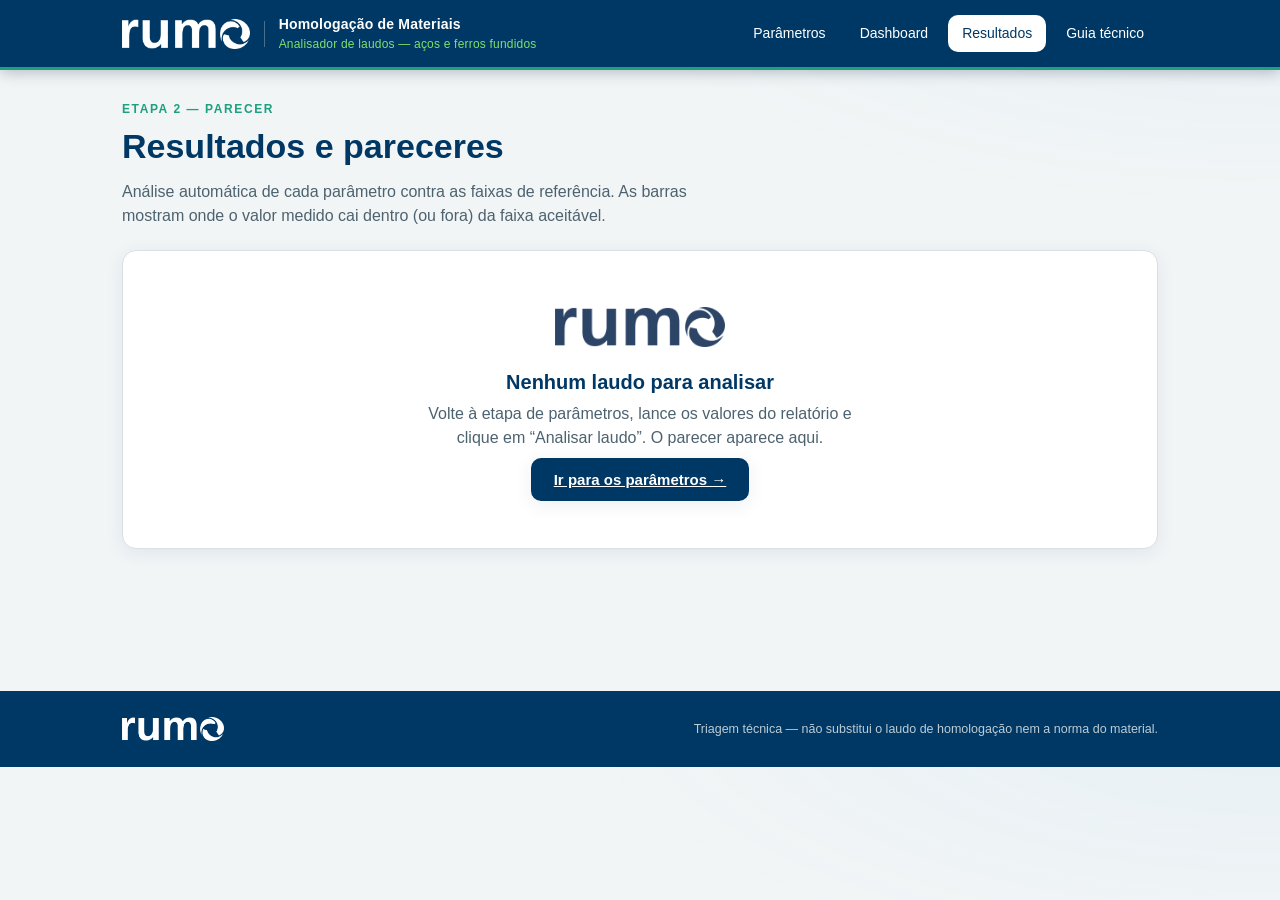
<file: resultados.html>
<!DOCTYPE html>
<html lang="pt-BR">
<head>
  <meta charset="UTF-8">
  <meta name="viewport" content="width=device-width, initial-scale=1.0">
  <title>Resultados e pareceres · Homologação de materiais ferrosos · Rumo</title>
  <link rel="stylesheet" href="css/estilo.css">
</head>
<body>
  <header class="topo">
    <div class="topo__interno">
      <div class="topo__marca">
        <img src="assets/rumo/rumo-logo-branco.png" alt="Rumo">
        <span class="topo__divisor"></span>
        <span class="topo__titulo">Homologação de Materiais<span>Analisador de laudos — aços e ferros fundidos</span></span>
      </div>
      <nav class="nav">
        <a href="index.html">Parâmetros</a>
        <a href="dashboard.html">Dashboard</a>
        <a href="resultados.html" class="ativo">Resultados</a>
        <a href="guia.html">Guia técnico</a>
      </nav>
    </div>
  </header>

  <main class="pagina">
    <div class="cabecalho">
      <p class="eyebrow">Etapa 2 — Parecer</p>
      <h1>Resultados e pareceres</h1>
      <p class="sub">Análise automática de cada parâmetro contra as faixas de referência. As barras mostram onde o valor medido cai dentro (ou fora) da faixa aceitável.</p>
    </div>

    <div id="saida"></div>
  </main>

  <footer class="rodape">
    <div class="rodape__interno">
      <img src="assets/rumo/rumo-logo-branco.png" alt="Rumo">
      <p>Triagem técnica — não substitui o laudo de homologação nem a norma do material.</p>
    </div>
  </footer>

  <script src="js/limites.js"></script>
  <script src="js/analise.js"></script>
  <script src="js/resultados.js"></script>
</body>
</html>
</file>
<file: css/estilo.css>
/* =====================================================================
   IDENTIDADE RUMO — Tokens de design (brand book oficial)
   Paleta: https://brandbook.rumolog.com/
   ===================================================================== */
:root {
  /* Paleta institucional (principal) */
  --rumo-azul:         #003865;   /* cor âncora */
  --rumo-azul-claro:   #32A6E6;
  --rumo-verde:        #1E9F7F;
  --rumo-verde-claro:  #7FE06C;
  --rumo-azul-profundo:#002B4D;
  --rumo-azul-noite:   #001E36;

  /* Secundária — uso PONTUAL */
  --rumo-amarelo:      #FBD300;
  --rumo-laranja:      #F78344;
  --rumo-cinza:        #BDCCD4;

  /* Cinzas de interface */
  --rumo-cinza-50:     #F2F5F6;
  --rumo-cinza-100:    #E5EBEE;
  --rumo-cinza-200:    #D7E0E5;
  --rumo-cinza-300:    #CAD6DD;
  --rumo-texto:        #4D626F;
  --rumo-texto-claro:  #6F838E;

  /* Tipografia — Cera Pro p/ quem tiver licença; Verdana é o fallback oficial */
  --rumo-fonte: "Cera Pro", Verdana, Geneva, Tahoma, sans-serif;
  --fonte-dados: ui-monospace, "SF Mono", "Cascadia Code", "Roboto Mono", Consolas, monospace;

  /* Estados */
  --rumo-ok:     var(--rumo-verde);
  --rumo-alerta: var(--rumo-amarelo);
  --rumo-erro:   #D84545;

  /* Forma, sombra e movimento (chanfro sutil = eco do grafismo) */
  --rumo-raio:    14px;
  --rumo-raio-sm: 10px;
  --rumo-sombra:       0 4px 18px rgba(0, 56, 101, 0.08);
  --rumo-sombra-hover: 0 10px 30px rgba(0, 56, 101, 0.16);
  --rumo-transicao: 0.18s ease;
}

/* =====================================================================
   BASE
   ===================================================================== */
* { box-sizing: border-box; }
html { scroll-behavior: smooth; }
body {
  margin: 0;
  font-family: var(--rumo-fonte);
  color: var(--rumo-azul);
  background:
    radial-gradient(1200px 480px at 100% -10%, rgba(50,166,230,0.06), transparent 60%),
    var(--rumo-cinza-50);
  line-height: 1.5;
  -webkit-font-smoothing: antialiased;
}
a { color: var(--rumo-azul-claro); }
h1, h2, h3 { color: var(--rumo-azul); line-height: 1.2; margin: 0 0 .4em; }
p { margin: 0 0 .8em; }

/* =====================================================================
   BARRA SUPERIOR + NAVEGAÇÃO
   ===================================================================== */
.topo {
  background: var(--rumo-azul);
  color: #fff;
  position: sticky; top: 0; z-index: 50;
  box-shadow: 0 2px 14px rgba(0,30,54,0.28);
  /* chanfro sutil na base (grafismo Rumo) */
  border-bottom: 3px solid var(--rumo-verde);
}
.topo__interno {
  max-width: 1080px; margin: 0 auto; padding: 14px 22px;
  display: flex; align-items: center; gap: 22px; flex-wrap: wrap;
}
.topo__marca { display: flex; align-items: center; gap: 14px; }
.topo__marca img { height: 30px; width: auto; display: block; }   /* logo > 70px de largura */
.topo__divisor { width: 1px; height: 26px; background: rgba(255,255,255,.28); }
.topo__titulo { font-size: 14px; font-weight: 700; letter-spacing: .2px; }
.topo__titulo span { display: block; font-weight: 400; font-size: 12px; color: var(--rumo-verde-claro); }

.nav { margin-left: auto; display: flex; gap: 6px; flex-wrap: wrap; }
.nav a {
  color: #fff; text-decoration: none; font-size: 14px; font-weight: 500;
  padding: 8px 14px; border-radius: var(--rumo-raio-sm);
  transition: background var(--rumo-transicao);
}
.nav a:hover { background: rgba(255,255,255,.12); }
.nav a.ativo { background: #fff; color: var(--rumo-azul); }

/* =====================================================================
   LAYOUT DE PÁGINA
   ===================================================================== */
.pagina { max-width: 1080px; margin: 0 auto; padding: 30px 22px 80px; }
.cabecalho { margin-bottom: 22px; }
.cabecalho .eyebrow {
  font-size: 12px; font-weight: 700; letter-spacing: 1.6px; text-transform: uppercase;
  color: var(--rumo-verde); margin-bottom: 8px;
}
.cabecalho h1 { font-size: clamp(24px, 4vw, 34px); }
.cabecalho .sub { color: var(--rumo-texto); max-width: 70ch; }

/* aviso de triagem (honestidade técnica) */
.aviso {
  display: flex; gap: 12px; align-items: flex-start;
  background: #fff; border: 1px solid var(--rumo-cinza-200);
  border-left: 5px solid var(--rumo-amarelo);
  border-radius: var(--rumo-raio-sm);
  padding: 14px 16px; margin: 18px 0 26px;
  color: var(--rumo-texto); font-size: 14px;
}
.aviso strong { color: var(--rumo-azul); }
.aviso__ico { font-size: 18px; line-height: 1.3; }

/* =====================================================================
   CARDS / SEÇÕES
   ===================================================================== */
.card {
  background: #fff; border: 1px solid var(--rumo-cinza-200);
  border-radius: var(--rumo-raio); box-shadow: var(--rumo-sombra);
  margin-bottom: 22px; overflow: hidden;
}
.card__cabeca {
  display: flex; align-items: baseline; gap: 12px; flex-wrap: wrap;
  padding: 16px 20px; border-bottom: 1px solid var(--rumo-cinza-100);
  background: linear-gradient(180deg, rgba(0,56,101,0.03), transparent);
}
.card__num {
  font-family: var(--fonte-dados); font-size: 12px; font-weight: 700;
  color: #fff; background: var(--rumo-azul);
  padding: 3px 9px; border-radius: 6px;
  /* canto chanfrado: assinatura do grafismo */
  clip-path: polygon(0 0, 100% 0, 100% 70%, calc(100% - 7px) 100%, 0 100%);
}
.card__cabeca h2 { font-size: 18px; margin: 0; }
.card__cabeca .legenda { color: var(--rumo-texto-claro); font-size: 13px; margin: 0; }
.card__corpo { padding: 20px; }

/* =====================================================================
   FORMULÁRIO
   ===================================================================== */
.grade { display: grid; grid-template-columns: repeat(auto-fit, minmax(220px, 1fr)); gap: 16px 20px; }
.campo { display: flex; flex-direction: column; gap: 5px; }
.campo > label { font-size: 13px; font-weight: 600; color: var(--rumo-azul); }
.campo__entrada { position: relative; display: flex; align-items: center; }
.campo input, .campo select {
  width: 100%; font-family: var(--rumo-fonte); font-size: 15px; color: var(--rumo-azul);
  padding: 10px 12px; border: 1.5px solid var(--rumo-cinza-300);
  border-radius: var(--rumo-raio-sm); background: #fff;
  transition: border-color var(--rumo-transicao), box-shadow var(--rumo-transicao);
}
.campo input[type="number"] { font-family: var(--fonte-dados); }
.campo input:focus, .campo select:focus {
  outline: none; border-color: var(--rumo-azul-claro);
  box-shadow: 0 0 0 3px rgba(50,166,230,.22);
}
.campo .unidade {
  position: absolute; right: 12px; font-family: var(--fonte-dados);
  font-size: 12px; color: var(--rumo-texto-claro); pointer-events: none;
}
.campo input[type="number"] { padding-right: 46px; }
.campo .ajuda { font-size: 12px; color: var(--rumo-texto-claro); }
.tag-impureza {
  font-size: 10px; font-weight: 700; letter-spacing: .5px; text-transform: uppercase;
  color: var(--rumo-laranja); margin-left: 6px;
}

/* =====================================================================
   BOTÕES E AÇÕES
   ===================================================================== */
.acoes { display: flex; gap: 12px; flex-wrap: wrap; margin-top: 8px; }
.btn {
  font-family: var(--rumo-fonte); font-size: 15px; font-weight: 600; cursor: pointer;
  padding: 12px 22px; border-radius: var(--rumo-raio-sm); border: 1.5px solid transparent;
  transition: transform var(--rumo-transicao), box-shadow var(--rumo-transicao), background var(--rumo-transicao);
}
.btn:hover { transform: translateY(-1px); }
.btn--primario { background: var(--rumo-azul); color: #fff; box-shadow: var(--rumo-sombra); }
.btn--primario:hover { background: var(--rumo-azul-profundo); box-shadow: var(--rumo-sombra-hover); }
.btn--secundario { background: #fff; color: var(--rumo-azul); border-color: var(--rumo-cinza-300); }
.btn--secundario:hover { border-color: var(--rumo-azul-claro); }
.btn--fantasma { background: transparent; color: var(--rumo-texto); border-color: transparent; }
.btn:focus-visible { outline: 3px solid var(--rumo-azul-claro); outline-offset: 2px; }

/* =====================================================================
   VEREDITO (página de resultados)
   ===================================================================== */
.veredito {
  border-radius: var(--rumo-raio); padding: 22px 24px; margin-bottom: 24px; color: #fff;
  display: flex; align-items: center; gap: 20px; flex-wrap: wrap;
  box-shadow: var(--rumo-sombra);
  /* canto chanfrado superior-direito */
  clip-path: polygon(0 0, calc(100% - 22px) 0, 100% 22px, 100% 100%, 0 100%);
}
.veredito--conforme    { background: var(--rumo-verde); }
.veredito--ressalvas   { background: var(--rumo-amarelo); color: var(--rumo-azul); }
.veredito--naoConforme { background: var(--rumo-erro); }
.veredito--semDados    { background: var(--rumo-azul); }
.veredito__selo {
  font-family: var(--fonte-dados); font-size: 13px; font-weight: 700;
  border: 2px solid currentColor; border-radius: 8px; padding: 6px 12px; white-space: nowrap;
}
.veredito__txt h2 { color: inherit; font-size: 22px; margin: 0 0 2px; }
.veredito__txt p { margin: 0; opacity: .92; font-size: 14px; }
.veredito__num { margin-left: auto; display: flex; gap: 18px; }
.veredito__num div { text-align: center; }
.veredito__num b { display: block; font-family: var(--fonte-dados); font-size: 24px; line-height: 1; }
.veredito__num span { font-size: 11px; text-transform: uppercase; letter-spacing: .6px; opacity: .9; }

/* =====================================================================
   ITENS DE RESULTADO + BARRA DE FAIXA (elemento-assinatura)
   ===================================================================== */
.resultado { padding: 16px 0; border-bottom: 1px solid var(--rumo-cinza-100); }
.resultado:last-child { border-bottom: none; }
.resultado__topo { display: flex; align-items: baseline; gap: 10px; flex-wrap: wrap; }
.resultado__rotulo { font-weight: 600; font-size: 15px; color: var(--rumo-azul); }
.resultado__valor { font-family: var(--fonte-dados); font-size: 16px; font-weight: 700; }
.resultado__valor .u { font-size: 12px; font-weight: 400; color: var(--rumo-texto-claro); margin-left: 2px; }

.chip {
  font-size: 11px; font-weight: 700; letter-spacing: .4px; text-transform: uppercase;
  padding: 3px 10px; border-radius: 999px; margin-left: auto; white-space: nowrap;
}
.chip--ok   { background: rgba(30,159,127,.14);  color: #137a60; }
.chip--fora--critico    { background: rgba(216,69,69,.14);  color: #b3302f; }
.chip--fora--observacao { background: rgba(251,211,0,.22);  color: #8a6d00; }
.chip--na   { background: var(--rumo-cinza-100); color: var(--rumo-texto-claro); }

.resultado__parecer { font-size: 13.5px; color: var(--rumo-texto); margin: 8px 0 0; max-width: 86ch; }
.resultado__fonte { font-size: 11.5px; color: var(--rumo-texto-claro); margin: 6px 0 0; font-style: italic; }

/* barra de faixa: trilho + zona aceitável + marcador do valor */
.barra { position: relative; height: 30px; margin: 12px 0 4px; }
.barra__trilho {
  position: absolute; top: 11px; left: 0; right: 0; height: 8px;
  background: var(--rumo-cinza-100); border-radius: 999px; overflow: hidden;
}
.barra__zona {            /* faixa aceitável (verde) */
  position: absolute; top: 0; bottom: 0;
  background: rgba(30,159,127,.30);
  border-left: 2px solid var(--rumo-verde);
  border-right: 2px solid var(--rumo-verde);
}
.barra__marcador {        /* posição do valor medido */
  position: absolute; top: 4px; width: 3px; height: 22px; border-radius: 2px;
  background: var(--rumo-azul); transform: translateX(-50%);
}
.barra--fora .barra__marcador { background: var(--rumo-erro); }
.barra--ok .barra__marcador { background: var(--rumo-azul); }
.barra__lim {
  position: absolute; top: 22px; font-family: var(--fonte-dados);
  font-size: 10px; color: var(--rumo-texto-claro); transform: translateX(-50%);
}

/* estado vazio */
.vazio { text-align: center; padding: 56px 20px; }
.vazio img { height: 40px; opacity: .9; margin-bottom: 16px; }
.vazio h2 { font-size: 20px; }
.vazio p { color: var(--rumo-texto); max-width: 50ch; margin: 0 auto 18px; }

/* =====================================================================
   GUIA TÉCNICO
   ===================================================================== */
.guia-grade { display: grid; grid-template-columns: repeat(auto-fit, minmax(260px, 1fr)); gap: 20px; }
.guia-card { background:#fff; border:1px solid var(--rumo-cinza-200); border-radius: var(--rumo-raio);
  box-shadow: var(--rumo-sombra); padding: 20px; }
.guia-card h3 { font-size: 16px; display: flex; align-items: center; gap: 8px; }
.guia-card p, .guia-card li { font-size: 14px; color: var(--rumo-texto); }
.guia-card ul { margin: 0; padding-left: 18px; }
.guia-card li { margin-bottom: 6px; }

.tabela { width: 100%; border-collapse: collapse; font-size: 13.5px; margin: 4px 0 6px; }
.tabela th, .tabela td { text-align: left; padding: 9px 10px; border-bottom: 1px solid var(--rumo-cinza-100); }
.tabela th { color: var(--rumo-azul); font-size: 12px; text-transform: uppercase; letter-spacing: .4px; background: rgba(0,56,101,.03); }
.tabela td:first-child { font-weight: 600; color: var(--rumo-azul); }
.tabela .num { font-family: var(--fonte-dados); }
.tabela .imp { color: var(--rumo-laranja); font-weight: 700; }

.faixa-visual { display: flex; height: 38px; border-radius: var(--rumo-raio-sm); overflow: hidden; margin: 10px 0; font-size: 11px; }
.faixa-visual span { display: flex; align-items: center; justify-content: center; color: #fff; font-weight: 600; text-align:center; padding: 0 6px; }
.fv-hipo  { background: var(--rumo-verde); flex: 0 0 46%; }
.fv-eut   { background: var(--rumo-azul-claro); flex: 0 0 10%; }
.fv-hiper { background: var(--rumo-laranja); flex: 1; }

.nota-fonte { font-size: 12px; color: var(--rumo-texto-claro); border-top: 1px dashed var(--rumo-cinza-200); padding-top: 10px; margin-top: 12px; }

/* =====================================================================
   RODAPÉ
   ===================================================================== */
.rodape { background: var(--rumo-azul); color: #fff; margin-top: 40px; }
.rodape__interno { max-width: 1080px; margin: 0 auto; padding: 26px 22px;
  display: flex; align-items: center; gap: 18px; flex-wrap: wrap; justify-content: space-between; }
.rodape img { height: 24px; }
.rodape p { margin: 0; font-size: 12.5px; color: var(--rumo-cinza); }

/* =====================================================================
   RESPONSIVO / ACESSIBILIDADE / IMPRESSÃO
   ===================================================================== */
@media (max-width: 620px) {
  .topo__interno { padding: 12px 16px; gap: 12px; }
  .topo__titulo { display: none; }
  .nav { margin-left: 0; width: 100%; }
  .pagina { padding: 22px 16px 64px; }
  .veredito__num { margin-left: 0; width: 100%; justify-content: flex-start; }
}
@media (prefers-reduced-motion: reduce) {
  * { transition: none !important; scroll-behavior: auto !important; }
  .btn:hover { transform: none; }
}
@media print {
  .topo, .rodape, .acoes, .aviso, .nav { display: none !important; }
  body { background: #fff; }
  .card, .guia-card, .veredito { box-shadow: none; border: 1px solid #ccc; }
  .veredito { -webkit-print-color-adjust: exact; print-color-adjust: exact; }
}

/* =====================================================================
   ENRIQUECIMENTO DO GUIA TÉCNICO
   ===================================================================== */
.cabecalho--guia .sub { max-width: 94ch; font-size: 15.5px; }
.painel-guia {
  display: grid; grid-template-columns: minmax(0, 1.15fr) minmax(300px, .85fr); gap: 20px;
  background: linear-gradient(135deg, rgba(0,56,101,.98), rgba(0,78,122,.92)); color: #fff;
  border-radius: var(--rumo-raio); box-shadow: var(--rumo-sombra); padding: 24px; margin-bottom: 22px;
  clip-path: polygon(0 0, calc(100% - 26px) 0, 100% 26px, 100% 100%, 0 100%);
}
.painel-guia h2 { color: #fff; font-size: 23px; margin: 8px 0 8px; }
.painel-guia p { color: rgba(255,255,255,.88); line-height: 1.65; }
.guia-pill {
  display: inline-flex; align-items: center; width: fit-content;
  background: rgba(30,159,127,.22); color: var(--rumo-verde-claro); border: 1px solid rgba(107,231,202,.35);
  padding: 5px 10px; border-radius: 999px; font-size: 11px; font-weight: 800; letter-spacing: .9px; text-transform: uppercase;
}
.destaque-grid { display: grid; grid-template-columns: repeat(2, minmax(0,1fr)); gap: 12px; }
.guia-kpi { background: rgba(255,255,255,.10); border: 1px solid rgba(255,255,255,.18); border-radius: 14px; padding: 14px; }
.guia-kpi b { display: block; font-family: var(--fonte-dados); font-size: 28px; color: var(--rumo-verde-claro); line-height: 1; margin-bottom: 8px; }
.guia-kpi span { color: rgba(255,255,255,.9); font-size: 13px; line-height: 1.45; }
.lista-tecnica { margin: 0; padding-left: 20px; color: var(--rumo-texto); font-size: 14.5px; line-height: 1.75; }
.lista-tecnica li { margin-bottom: 5px; }
.alerta-tecnico {
  margin-top: 16px; padding: 13px 15px; border-radius: var(--rumo-raio-sm);
  background: rgba(251,211,0,.16); border: 1px solid rgba(251,211,0,.38); color: var(--rumo-azul); font-size: 14px; line-height: 1.55;
}
.tabela-wrap { width: 100%; overflow-x: auto; -webkit-overflow-scrolling: touch; }
.card--guia-destaque { border-top: 4px solid var(--rumo-verde); }
.metodo-box {
  display: flex; align-items: center; gap: 8px; flex-wrap: wrap;
  background: var(--rumo-cinza-50); border: 1px solid var(--rumo-cinza-200); border-radius: var(--rumo-raio-sm);
  padding: 12px 14px; margin: 14px 0 16px; color: var(--rumo-texto); font-size: 13.5px;
}
.metodo-box strong { color: var(--rumo-azul); margin-right: 3px; }
.metodo-box span {
  font-family: var(--fonte-dados); font-weight: 800; color: var(--rumo-azul); background: #fff;
  border: 1px solid var(--rumo-cinza-200); border-radius: 8px; padding: 3px 7px;
}
.metodo-box em { flex-basis: 100%; color: var(--rumo-texto-claro); font-size: 12px; margin-top: 2px; }
.tabela-elementos { min-width: 980px; }
.tabela-elementos td { vertical-align: top; line-height: 1.45; }
.tabela-elementos td:first-child { min-width: 175px; }
.elemento-simbolo {
  display: inline-flex; align-items: center; justify-content: center; min-width: 34px; height: 28px;
  margin-right: 6px; border-radius: 8px; background: var(--rumo-azul); color: #fff;
  font-family: var(--fonte-dados); font-weight: 800; letter-spacing: .2px;
}
.tag-metodo, .tag-critico {
  display: inline-flex; align-items: center; width: fit-content; margin-top: 4px;
  font-size: 10px; font-weight: 800; letter-spacing: .45px; text-transform: uppercase;
  padding: 3px 7px; border-radius: 999px;
}
.tag-metodo { background: rgba(50,166,230,.14); color: var(--rumo-azul); }
.tag-critico { background: rgba(216,69,69,.13); color: var(--rumo-erro); }
.guia-bloco {
  margin-top: 16px; padding: 16px; border-radius: var(--rumo-raio-sm);
  background: linear-gradient(180deg, rgba(30,159,127,.08), rgba(30,159,127,.02));
  border: 1px solid rgba(30,159,127,.18);
}
.guia-bloco h3 { margin: 0 0 8px; font-size: 15px; color: var(--rumo-azul); }
.mini-grid { display: grid; grid-template-columns: repeat(3, minmax(0,1fr)); gap: 14px; margin: 16px 0 4px; }
.guia-card--compacto { box-shadow: none; padding: 15px; }
.guia-card--compacto h3 { margin-bottom: 6px; }
.formula {
  font-family: var(--fonte-dados); background: var(--rumo-cinza-50); padding: 12px 14px;
  border-radius: 10px; font-size: 15px; color: var(--rumo-azul) !important; border: 1px solid var(--rumo-cinza-200);
}
.checklist { display: grid; grid-template-columns: repeat(auto-fit, minmax(280px,1fr)); gap: 10px; }
.checklist label {
  display: flex; gap: 10px; align-items: flex-start; background: var(--rumo-cinza-50);
  border: 1px solid var(--rumo-cinza-200); border-radius: 12px; padding: 12px;
  color: var(--rumo-texto); font-size: 14px; line-height: 1.45;
}
.checklist input { margin-top: 2px; accent-color: var(--rumo-verde); }

@media (max-width: 820px) {
  .painel-guia { grid-template-columns: 1fr; clip-path: none; }
  .mini-grid { grid-template-columns: 1fr; }
}
@media (max-width: 520px) {
  .destaque-grid { grid-template-columns: 1fr; }
  .painel-guia { padding: 18px; }
  .tabela-elementos { min-width: 860px; }
}

/* =====================================================================
   DASHBOARD
   ===================================================================== */
.dash-hero {
  display: flex; align-items: center; justify-content: space-between; gap: 18px; flex-wrap: wrap;
  border-radius: var(--rumo-raio); padding: 22px 24px; margin-bottom: 18px;
  background: linear-gradient(135deg, var(--rumo-azul), var(--rumo-azul-profundo)); color: #fff;
  box-shadow: var(--rumo-sombra); clip-path: polygon(0 0, calc(100% - 24px) 0, 100% 24px, 100% 100%, 0 100%);
}
.dash-hero .eyebrow { color: var(--rumo-verde-claro); margin-bottom: 6px; }
.dash-hero h2 { color: #fff; font-size: clamp(21px, 3vw, 28px); margin-bottom: 4px; }
.dash-hero p { color: rgba(255,255,255,.86); margin: 0; max-width: 78ch; }
.dash-hero--ok { border-bottom: 4px solid var(--rumo-verde); }
.dash-hero--atencao { border-bottom: 4px solid var(--rumo-amarelo); }
.dash-hero--erro { border-bottom: 4px solid var(--rumo-erro); }
.dash-selo {
  background: rgba(255,255,255,.14); border: 1px solid rgba(255,255,255,.24); color: #fff;
  border-radius: 12px; padding: 12px 16px; font-weight: 800; text-transform: uppercase; letter-spacing: .8px;
}
.dash-kpis { display: grid; grid-template-columns: repeat(5, minmax(140px,1fr)); gap: 12px; margin: 0 0 20px; }
.dash-kpi {
  background:#fff; border:1px solid var(--rumo-cinza-200); border-radius: var(--rumo-raio); padding: 15px 16px;
  box-shadow: var(--rumo-sombra); min-height: 112px; display:flex; flex-direction:column; justify-content:space-between;
}
.dash-kpi span { font-size: 12px; color: var(--rumo-texto-claro); text-transform: uppercase; letter-spacing: .5px; font-weight: 800; }
.dash-kpi b { font-family: var(--fonte-dados); font-size: 30px; line-height: 1; color: var(--rumo-azul); }
.dash-kpi small { color: var(--rumo-texto); font-size: 12px; line-height: 1.35; }
.dash-kpi--ok { border-top: 4px solid var(--rumo-verde); }
.dash-kpi--atencao { border-top: 4px solid var(--rumo-amarelo); }
.dash-kpi--erro { border-top: 4px solid var(--rumo-erro); }
.dash-kpi--azul { border-top: 4px solid var(--rumo-azul-claro); }
.dash-insights {
  background: #fff; border: 1px solid var(--rumo-cinza-200); border-left: 5px solid var(--rumo-verde);
  border-radius: var(--rumo-raio-sm); box-shadow: var(--rumo-sombra); padding: 16px 18px; margin-bottom: 22px;
}
.dash-insights h2 { font-size: 18px; margin-bottom: 8px; }
.dash-insights p, .dash-insights li { color: var(--rumo-texto); font-size: 14px; }
.dash-insights ul { margin: 0; padding-left: 19px; }
.dash-insights li { margin-bottom: 7px; line-height: 1.5; }
.dashboard-grid { display: grid; gap: 18px; margin-bottom: 22px; }
.dashboard-grid--dupla { grid-template-columns: repeat(2, minmax(0, 1fr)); }
.chart-card {
  background:#fff; border:1px solid var(--rumo-cinza-200); border-radius: var(--rumo-raio); box-shadow: var(--rumo-sombra);
  overflow:hidden; min-width: 0;
}
.chart-card__head {
  padding: 15px 18px 10px; border-bottom: 1px solid var(--rumo-cinza-100);
  background: linear-gradient(180deg, rgba(0,56,101,.035), transparent);
}
.chart-card__head h2 { font-size: 17px; margin: 0 0 4px; }
.chart-card__head p { margin: 0; color: var(--rumo-texto-claro); font-size: 12.5px; line-height: 1.45; }
.chart-canvas { display: block; width: 100%; min-height: 210px; padding: 6px 8px 12px; }
.card--dashboard-titulo { box-shadow: none; margin: 6px 0 14px; border-left: 5px solid var(--rumo-azul-claro); }
.card--dashboard-titulo .card__cabeca { border-bottom: none; }
.dash-acoes { margin-top: 4px; }

@media (max-width: 980px) {
  .dash-kpis { grid-template-columns: repeat(2, minmax(0, 1fr)); }
  .dashboard-grid--dupla { grid-template-columns: 1fr; }
}
@media (max-width: 560px) {
  .dash-hero { clip-path: none; padding: 18px; }
  .dash-selo { width: 100%; text-align: center; }
  .dash-kpis { grid-template-columns: 1fr; }
}

/* Complementos para análise de ferros fundidos */
.subtitulo-guia {
  margin: 22px 0 10px;
  color: var(--azul-escuro, #003b71);
  font-size: 1.05rem;
}
.guia-grade--dupla { grid-template-columns: repeat(2, minmax(0, 1fr)); }
.mini-grid--tres { grid-template-columns: repeat(3, minmax(0, 1fr)); }
@media (max-width: 760px) {
  .guia-grade--dupla,
  .mini-grid--tres { grid-template-columns: 1fr; }
}

/* =====================================================================
   GALERIA DE MICROGRAFIAS - GUIA TECNICO
   ===================================================================== */
.micro-grid {
  display: grid;
  grid-template-columns: repeat(4, minmax(0, 1fr));
  gap: 14px;
  margin: 14px 0 22px;
}
.micro-grid--compacta {
  grid-template-columns: repeat(5, minmax(0, 1fr));
}
.micro-card {
  overflow: hidden;
  background: #fff;
  border: 1px solid var(--rumo-cinza-200);
  border-radius: var(--rumo-raio-sm);
  box-shadow: 0 10px 24px rgba(0,0,0,.055);
  display: flex;
  flex-direction: column;
  min-width: 0;
}
.micro-card img {
  display: block;
  width: 100%;
  aspect-ratio: 3 / 2;
  object-fit: cover;
  background: #f4ece9;
  border-bottom: 1px solid var(--rumo-cinza-200);
}
.micro-card__corpo {
  padding: 12px 13px 14px;
}
.micro-card__corpo h3 {
  margin: 7px 0 6px;
  color: var(--rumo-azul);
  font-size: 14.5px;
  line-height: 1.25;
}
.micro-card__corpo p {
  margin: 0;
  color: var(--rumo-texto);
  font-size: 12.8px;
  line-height: 1.48;
}
.micro-tag {
  display: inline-flex;
  width: fit-content;
  border-radius: 999px;
  padding: 3px 8px;
  background: rgba(30,159,127,.12);
  color: var(--rumo-verde);
  border: 1px solid rgba(30,159,127,.18);
  font-size: 10px;
  font-weight: 900;
  letter-spacing: .45px;
  text-transform: uppercase;
}
.micro-tag--alerta {
  background: rgba(251,211,0,.16);
  color: #6b5600;
  border-color: rgba(251,211,0,.38);
}
.micro-tag--critico {
  background: rgba(216,69,69,.12);
  color: var(--rumo-erro);
  border-color: rgba(216,69,69,.24);
}
@media (max-width: 1120px) {
  .micro-grid,
  .micro-grid--compacta { grid-template-columns: repeat(2, minmax(0, 1fr)); }
}
@media (max-width: 540px) {
  .micro-grid,
  .micro-grid--compacta { grid-template-columns: 1fr; }
}

/* =====================================================================
   DASHBOARD v2 — Scorecard, mapa de seções, tooltips e impressão
   (reaproveita os tokens da marca; azul dominante, verde/amarelo de apoio)
   ===================================================================== */
.dash-scorecard { display: grid; grid-template-columns: 1fr 1fr 1.15fr; gap: 18px; margin-bottom: 22px; }
.score-card {
  background:#fff; border:1px solid var(--rumo-cinza-200); border-radius: var(--rumo-raio);
  box-shadow: var(--rumo-sombra); overflow:hidden; display:flex; flex-direction:column; min-width:0;
}
.score-card--destaque { border-top: 4px solid var(--rumo-verde); }
.score-card__head {
  padding: 15px 18px 10px; border-bottom: 1px solid var(--rumo-cinza-100);
  background: linear-gradient(180deg, rgba(0,56,101,.035), transparent);
}
.score-card__head h2 { font-size: 16px; margin: 0 0 3px; }
.score-card__head p { margin:0; color: var(--rumo-texto-claro); font-size: 12.5px; line-height: 1.4; }
.score-card__body { padding: 8px 14px 14px; flex:1; min-width:0; }

/* Mapa de seções (HTML, não canvas) */
.mapa-secoes { display:flex; flex-direction:column; gap: 8px; padding: 6px 2px 2px; }
.mapa-linha {
  display:grid; grid-template-columns: 14px 1.05fr 70px auto; align-items:center; gap: 11px;
  padding: 9px 11px; border-radius: 11px; background: var(--rumo-cinza-50); border:1px solid var(--rumo-cinza-100);
}
.mapa-dot { width: 12px; height: 12px; border-radius: 50%; box-shadow: 0 0 0 3px rgba(0,0,0,.04); }
.mapa-nome { font-size: 13px; font-weight: 700; color: var(--rumo-azul); line-height: 1.15; }
.mapa-nome small { display:block; font-weight: 400; font-size: 10.5px; color: var(--rumo-texto-claro); margin-top:1px; }
.mapa-mini { height: 7px; border-radius: 999px; background: var(--rumo-cinza-200); overflow: hidden; }
.mapa-mini i { display:block; height: 100%; border-radius: 999px; transition: width .5s ease; }
.mapa-contagem { display:flex; gap: 5px; justify-content:flex-end; }
.mapa-pill { font-size: 10px; font-weight: 800; padding: 2px 7px; border-radius: 999px; letter-spacing: .3px; white-space: nowrap; }
.pill-ok { background: rgba(30,159,127,.12); color: var(--rumo-verde); }
.pill-at { background: rgba(251,211,0,.20); color:#6b5600; }
.pill-er { background: rgba(216,69,69,.12); color: var(--rumo-erro); }
.pill-na { background: var(--rumo-cinza-100); color: var(--rumo-texto-claro); }

/* Legenda de gráficos em chips */
.chart-legenda { display:flex; flex-wrap:wrap; gap: 6px 16px; padding: 2px 18px 12px; }
.chart-legenda span { display:inline-flex; align-items:center; gap: 6px; font-size: 11.5px; color: var(--rumo-texto); }
.chart-legenda i { width: 11px; height: 11px; border-radius: 3px; display:inline-block; }

/* Tooltip flutuante dos gráficos */
.dash-tooltip {
  position: fixed; z-index: 80; pointer-events:none; max-width: 270px;
  background: var(--rumo-azul-noite); color:#fff; border-radius: 10px; padding: 9px 11px;
  box-shadow: 0 12px 28px rgba(0,0,0,.30); font-size: 12px; line-height: 1.45;
}
.dash-tooltip b { display:block; font-size: 12.5px; margin-bottom: 3px; color: var(--rumo-verde-claro); }
.dash-tooltip span { display:block; color: rgba(255,255,255,.85); }

/* Índice em destaque dentro do hero */
.dash-hero__dir { display:flex; align-items:center; gap: 16px; }
.dash-hero__indice { text-align:right; color:#fff; }
.dash-hero__indice b { display:block; font-family: var(--fonte-dados); font-size: 30px; line-height:1; color: var(--rumo-verde-claro); }
.dash-hero__indice span { font-size: 10.5px; text-transform:uppercase; letter-spacing:.6px; color: rgba(255,255,255,.82); }

/* Polimento + micro-animação de entrada */
.score-card, .chart-card { animation: dashUp .42s ease both; }
@keyframes dashUp { from { opacity:0; transform: translateY(9px); } to { opacity:1; transform:none; } }
.chart-card { transition: box-shadow .18s ease, transform .18s ease; }
.chart-card:hover { box-shadow: var(--rumo-sombra-hover); transform: translateY(-2px); }
.chart-canvas { cursor: crosshair; }

@media (max-width: 980px) {
  .dash-scorecard { grid-template-columns: 1fr; }
}

/* Impressão / salvar PDF */
@media print {
  .topo, .rodape, .nav, .dash-acoes, .acoes { display: none !important; }
  body { background:#fff; }
  .pagina { max-width: none; padding: 0 8px; }
  .card, .score-card, .chart-card, .dash-hero, .dash-insights, .dash-kpi {
    box-shadow: none !important; animation: none !important; break-inside: avoid;
  }
  .chart-card:hover { transform: none; }
  .dash-scorecard { grid-template-columns: 1fr 1fr; }
  .dash-hero { clip-path: none; color:#000; background:#fff !important; border:1px solid var(--rumo-cinza-200); }
  .dash-hero .eyebrow, .dash-hero h2, .dash-hero p, .dash-hero__indice b, .dash-hero__indice span { color:#000 !important; }
}
</file>
